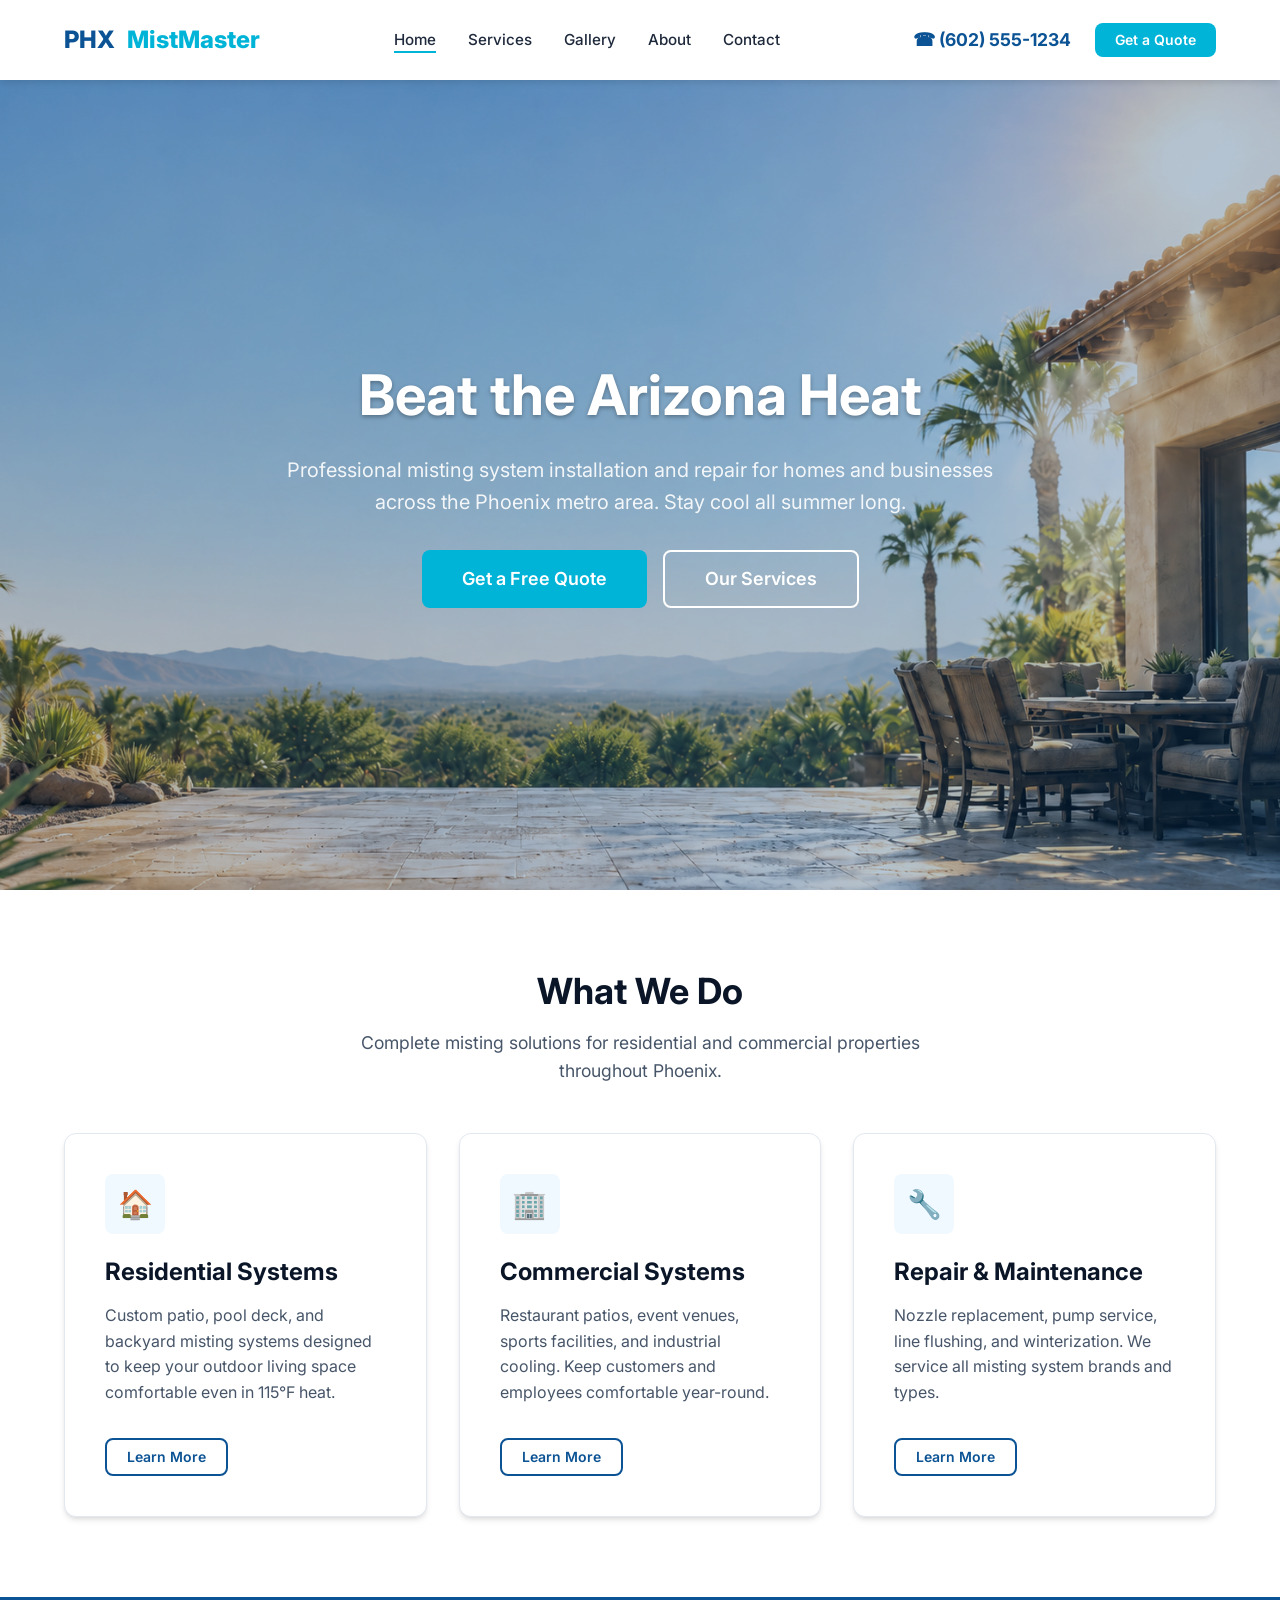
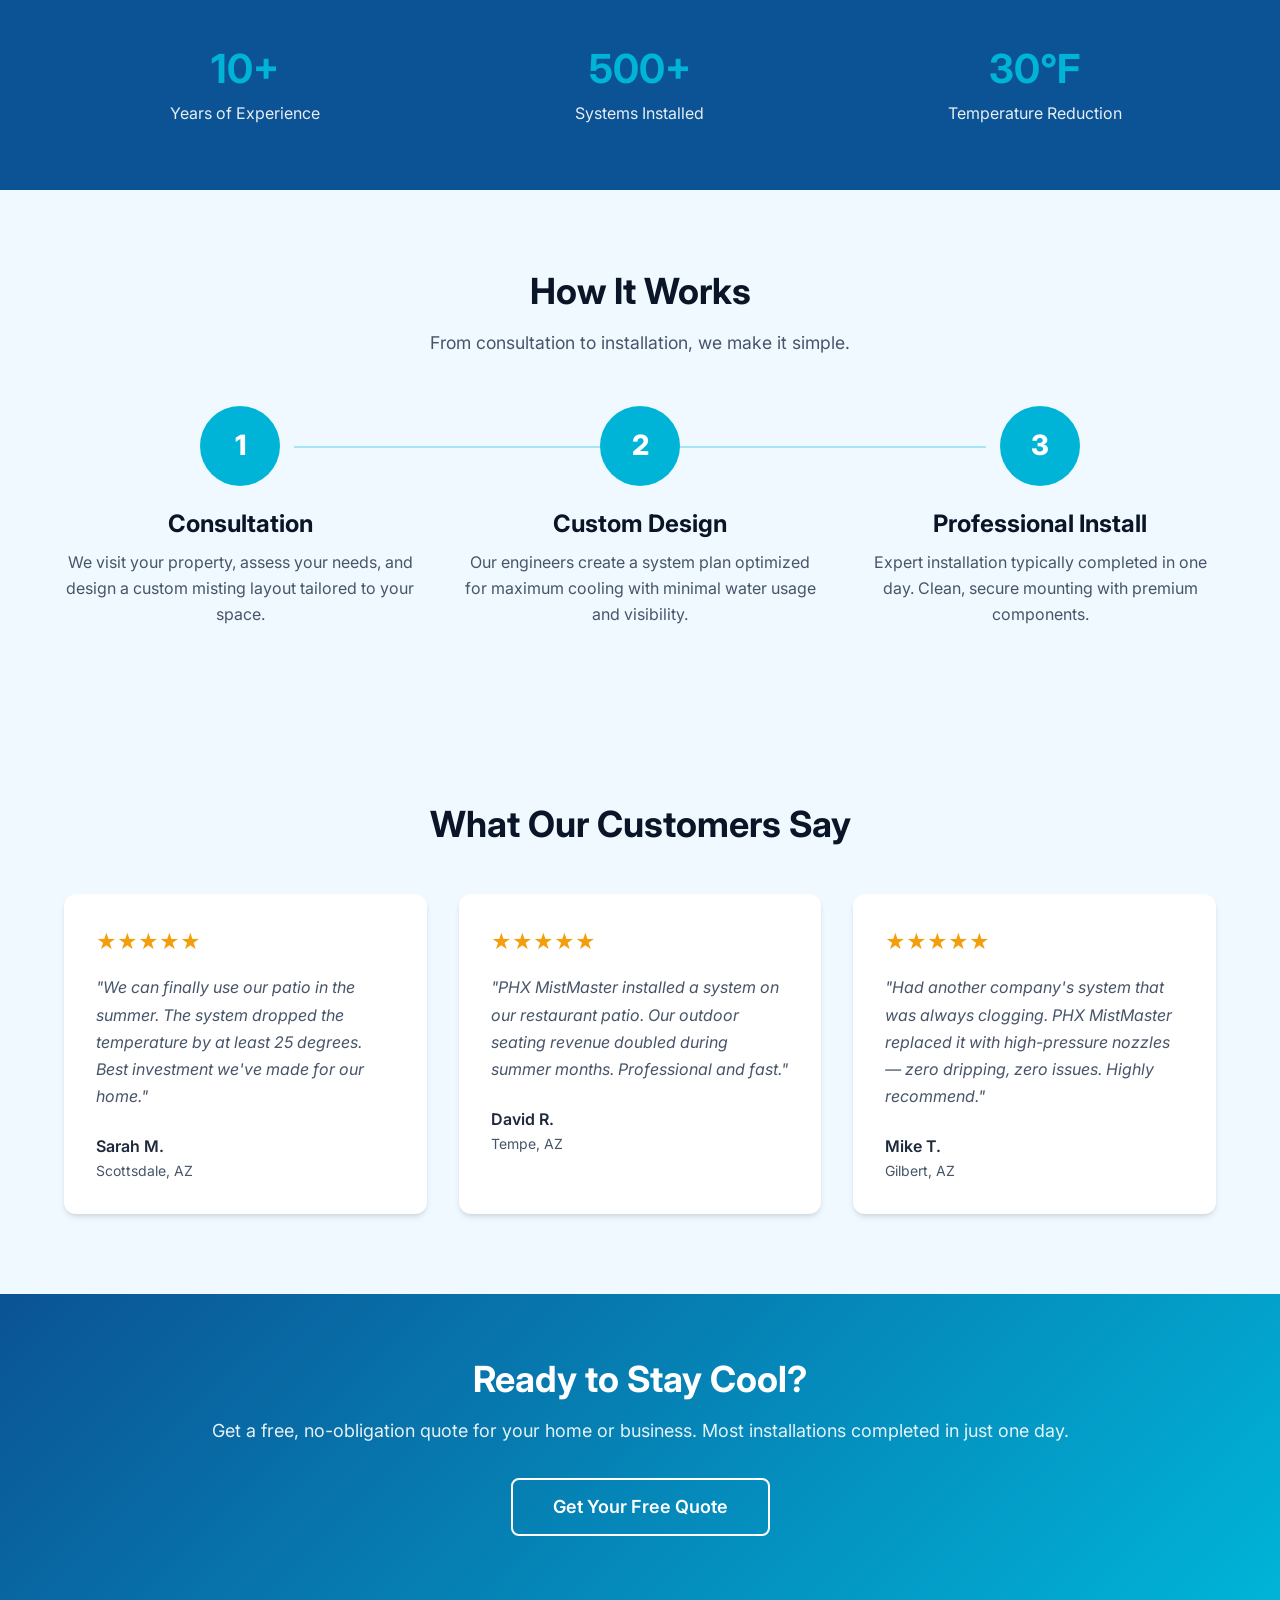
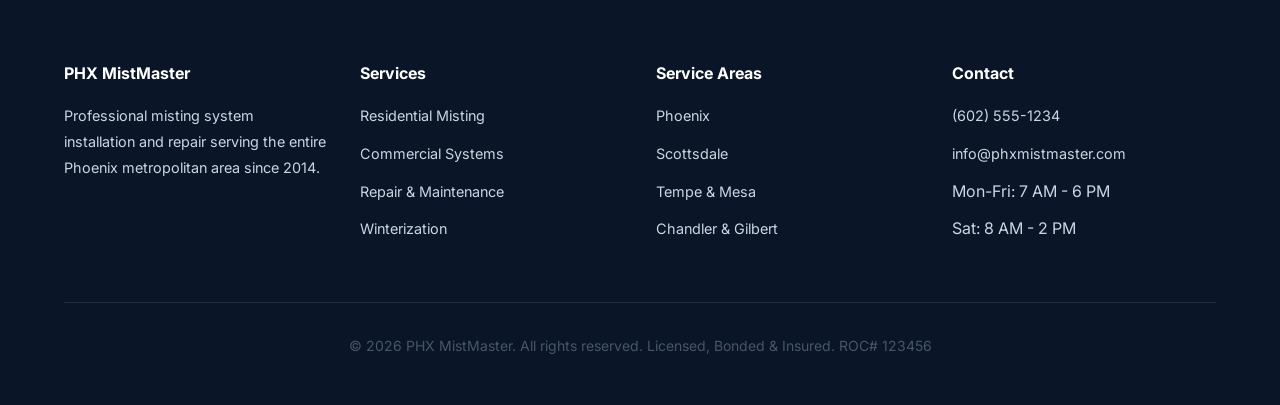
<file: index.html>
<!DOCTYPE html>
<html lang="en">
<head>
  <meta charset="UTF-8">
  <meta name="viewport" content="width=device-width, initial-scale=1.0">
  <meta name="description" content="PHX MistMaster — Professional misting system installation and repair in Phoenix, AZ. Beat the Arizona heat with custom high-pressure misting systems.">
  <title>PHX MistMaster | Phoenix Misting System Installation & Repair</title>
  <link rel="icon" type="image/svg+xml" href="images/favicon.svg">
  <meta property="og:title" content="PHX MistMaster | Phoenix Misting System Installation & Repair">
  <meta property="og:description" content="Professional misting system installation and repair in Phoenix, AZ. Beat the Arizona heat with custom high-pressure misting systems.">
  <meta property="og:type" content="website">
  <meta property="og:url" content="https://phxmistmaster.com/">
  <meta property="og:image" content="https://phxmistmaster.com/images/hero-bg-2.png">
  <meta name="twitter:card" content="summary_large_image">
  <meta name="twitter:title" content="PHX MistMaster | Phoenix Misting System Installation & Repair">
  <meta name="twitter:description" content="Professional misting system installation and repair in Phoenix, AZ.">
  <meta name="twitter:image" content="https://phxmistmaster.com/images/hero-bg-2.png">
  <link rel="preconnect" href="https://fonts.googleapis.com">
  <link rel="preconnect" href="https://fonts.gstatic.com" crossorigin>
  <link href="https://fonts.googleapis.com/css2?family=Inter:wght@400;500;600;700;800&display=swap" rel="stylesheet">
  <link rel="stylesheet" href="css/style.css">
  <link rel="stylesheet" href="css/components.css">
  <link rel="stylesheet" href="css/responsive.css">
</head>
<body>
  <a href="#main" class="skip-to-content">Skip to content</a>

  <!-- Header -->
  <header class="site-header">
    <div class="container">
      <a href="index.html" class="logo">PHX <span>MistMaster</span></a>
      <nav>
        <ul class="nav-links">
          <li><a href="index.html" class="active">Home</a></li>
          <li><a href="services.html">Services</a></li>
          <li><a href="gallery.html">Gallery</a></li>
          <li><a href="about.html">About</a></li>
          <li><a href="contact.html">Contact</a></li>
        </ul>
      </nav>
      <div class="header-cta">
        <a href="tel:+16025551234" class="header-phone">&#9742; (602) 555-1234</a>
        <a href="quote.html" class="btn btn-primary btn-sm">Get a Quote</a>
      </div>
      <button class="hamburger" aria-label="Toggle menu">
        <span></span><span></span><span></span>
      </button>
    </div>
  </header>

  <!-- Mobile Nav -->
  <nav class="mobile-nav">
    <a href="index.html">Home</a>
    <a href="services.html">Services</a>
    <a href="gallery.html">Gallery</a>
    <a href="booking.html">Book Consultation</a>
    <a href="quote.html">Get a Quote</a>
    <a href="about.html">About</a>
    <a href="contact.html">Contact</a>
    <a href="tel:+16025551234" class="header-phone">&#9742; (602) 555-1234</a>
  </nav>

  <!-- Hero -->
  <section id="main" class="hero">
    <div class="hero-bg" style="background-image: url('images/hero-bg-2.png');"></div>
    <div class="hero-content">
      <h1>Beat the Arizona Heat</h1>
      <p>Professional misting system installation and repair for homes and businesses across the Phoenix metro area. Stay cool all summer long.</p>
      <div class="hero-cta">
        <a href="quote.html" class="btn btn-primary btn-lg">Get a Free Quote</a>
        <a href="services.html" class="btn btn-secondary btn-lg">Our Services</a>
      </div>
    </div>
  </section>

  <!-- Services Overview -->
  <section id="services">
    <div class="container">
      <div class="section-header">
        <h2>What We Do</h2>
        <p>Complete misting solutions for residential and commercial properties throughout Phoenix.</p>
      </div>
      <div class="services-grid">
        <div class="service-card">
          <div class="icon">&#127968;</div>
          <h3>Residential Systems</h3>
          <p>Custom patio, pool deck, and backyard misting systems designed to keep your outdoor living space comfortable even in 115°F heat.</p>
          <a href="services.html" class="btn btn-outline btn-sm" style="margin-top:1rem;">Learn More</a>
        </div>
        <div class="service-card">
          <div class="icon">&#127970;</div>
          <h3>Commercial Systems</h3>
          <p>Restaurant patios, event venues, sports facilities, and industrial cooling. Keep customers and employees comfortable year-round.</p>
          <a href="services.html" class="btn btn-outline btn-sm" style="margin-top:1rem;">Learn More</a>
        </div>
        <div class="service-card">
          <div class="icon">&#128295;</div>
          <h3>Repair &amp; Maintenance</h3>
          <p>Nozzle replacement, pump service, line flushing, and winterization. We service all misting system brands and types.</p>
          <a href="services.html" class="btn btn-outline btn-sm" style="margin-top:1rem;">Learn More</a>
        </div>
      </div>
    </div>
  </section>

  <!-- Stats Bar -->
  <section class="stats-bar">
    <div class="container">
      <div class="stats-grid">
        <div class="stat-item">
          <h3>10+</h3>
          <p>Years of Experience</p>
        </div>
        <div class="stat-item">
          <h3>500+</h3>
          <p>Systems Installed</p>
        </div>
        <div class="stat-item">
          <h3>30°F</h3>
          <p>Temperature Reduction</p>
        </div>
      </div>
    </div>
  </section>

  <!-- How It Works -->
  <section style="background: var(--light-bg);">
    <div class="container">
      <div class="section-header">
        <h2>How It Works</h2>
        <p>From consultation to installation, we make it simple.</p>
      </div>
      <div class="process-grid">
        <div class="process-step">
          <div class="step-number">1</div>
          <h3>Consultation</h3>
          <p>We visit your property, assess your needs, and design a custom misting layout tailored to your space.</p>
        </div>
        <div class="process-step">
          <div class="step-number">2</div>
          <h3>Custom Design</h3>
          <p>Our engineers create a system plan optimized for maximum cooling with minimal water usage and visibility.</p>
        </div>
        <div class="process-step">
          <div class="step-number">3</div>
          <h3>Professional Install</h3>
          <p>Expert installation typically completed in one day. Clean, secure mounting with premium components.</p>
        </div>
      </div>
    </div>
  </section>

  <!-- Testimonials -->
  <section class="testimonials">
    <div class="container">
      <div class="section-header">
        <h2>What Our Customers Say</h2>
      </div>
      <div class="testimonial-grid">
        <div class="testimonial-card">
          <div class="stars">&#9733;&#9733;&#9733;&#9733;&#9733;</div>
          <blockquote>"We can finally use our patio in the summer. The system dropped the temperature by at least 25 degrees. Best investment we've made for our home."</blockquote>
          <div class="author">Sarah M.</div>
          <div class="location">Scottsdale, AZ</div>
        </div>
        <div class="testimonial-card">
          <div class="stars">&#9733;&#9733;&#9733;&#9733;&#9733;</div>
          <blockquote>"PHX MistMaster installed a system on our restaurant patio. Our outdoor seating revenue doubled during summer months. Professional and fast."</blockquote>
          <div class="author">David R.</div>
          <div class="location">Tempe, AZ</div>
        </div>
        <div class="testimonial-card">
          <div class="stars">&#9733;&#9733;&#9733;&#9733;&#9733;</div>
          <blockquote>"Had another company's system that was always clogging. PHX MistMaster replaced it with high-pressure nozzles — zero dripping, zero issues. Highly recommend."</blockquote>
          <div class="author">Mike T.</div>
          <div class="location">Gilbert, AZ</div>
        </div>
      </div>
    </div>
  </section>

  <!-- CTA Banner -->
  <section class="cta-banner">
    <div class="container">
      <h2>Ready to Stay Cool?</h2>
      <p>Get a free, no-obligation quote for your home or business. Most installations completed in just one day.</p>
      <a href="quote.html" class="btn btn-secondary btn-lg">Get Your Free Quote</a>
    </div>
  </section>

  <!-- Footer -->
  <footer class="site-footer">
    <div class="container">
      <div class="footer-grid">
        <div class="footer-col">
          <h4>PHX MistMaster</h4>
          <p>Professional misting system installation and repair serving the entire Phoenix metropolitan area since 2014.</p>
        </div>
        <div class="footer-col">
          <h4>Services</h4>
          <ul>
            <li><a href="services.html">Residential Misting</a></li>
            <li><a href="services.html">Commercial Systems</a></li>
            <li><a href="services.html">Repair &amp; Maintenance</a></li>
            <li><a href="services.html">Winterization</a></li>
          </ul>
        </div>
        <div class="footer-col">
          <h4>Service Areas</h4>
          <ul>
            <li><a href="contact.html">Phoenix</a></li>
            <li><a href="contact.html">Scottsdale</a></li>
            <li><a href="contact.html">Tempe &amp; Mesa</a></li>
            <li><a href="contact.html">Chandler &amp; Gilbert</a></li>
          </ul>
        </div>
        <div class="footer-col">
          <h4>Contact</h4>
          <ul>
            <li><a href="tel:+16025551234">(602) 555-1234</a></li>
            <li><a href="mailto:info@phxmistmaster.com">info@phxmistmaster.com</a></li>
            <li>Mon-Fri: 7 AM - 6 PM</li>
            <li>Sat: 8 AM - 2 PM</li>
          </ul>
        </div>
      </div>
      <div class="footer-bottom">
        <p>&copy; 2026 PHX MistMaster. All rights reserved. Licensed, Bonded &amp; Insured. ROC# 123456</p>
      </div>
    </div>
  </footer>

  <script src="js/main.js"></script>
</body>
</html>
</file>
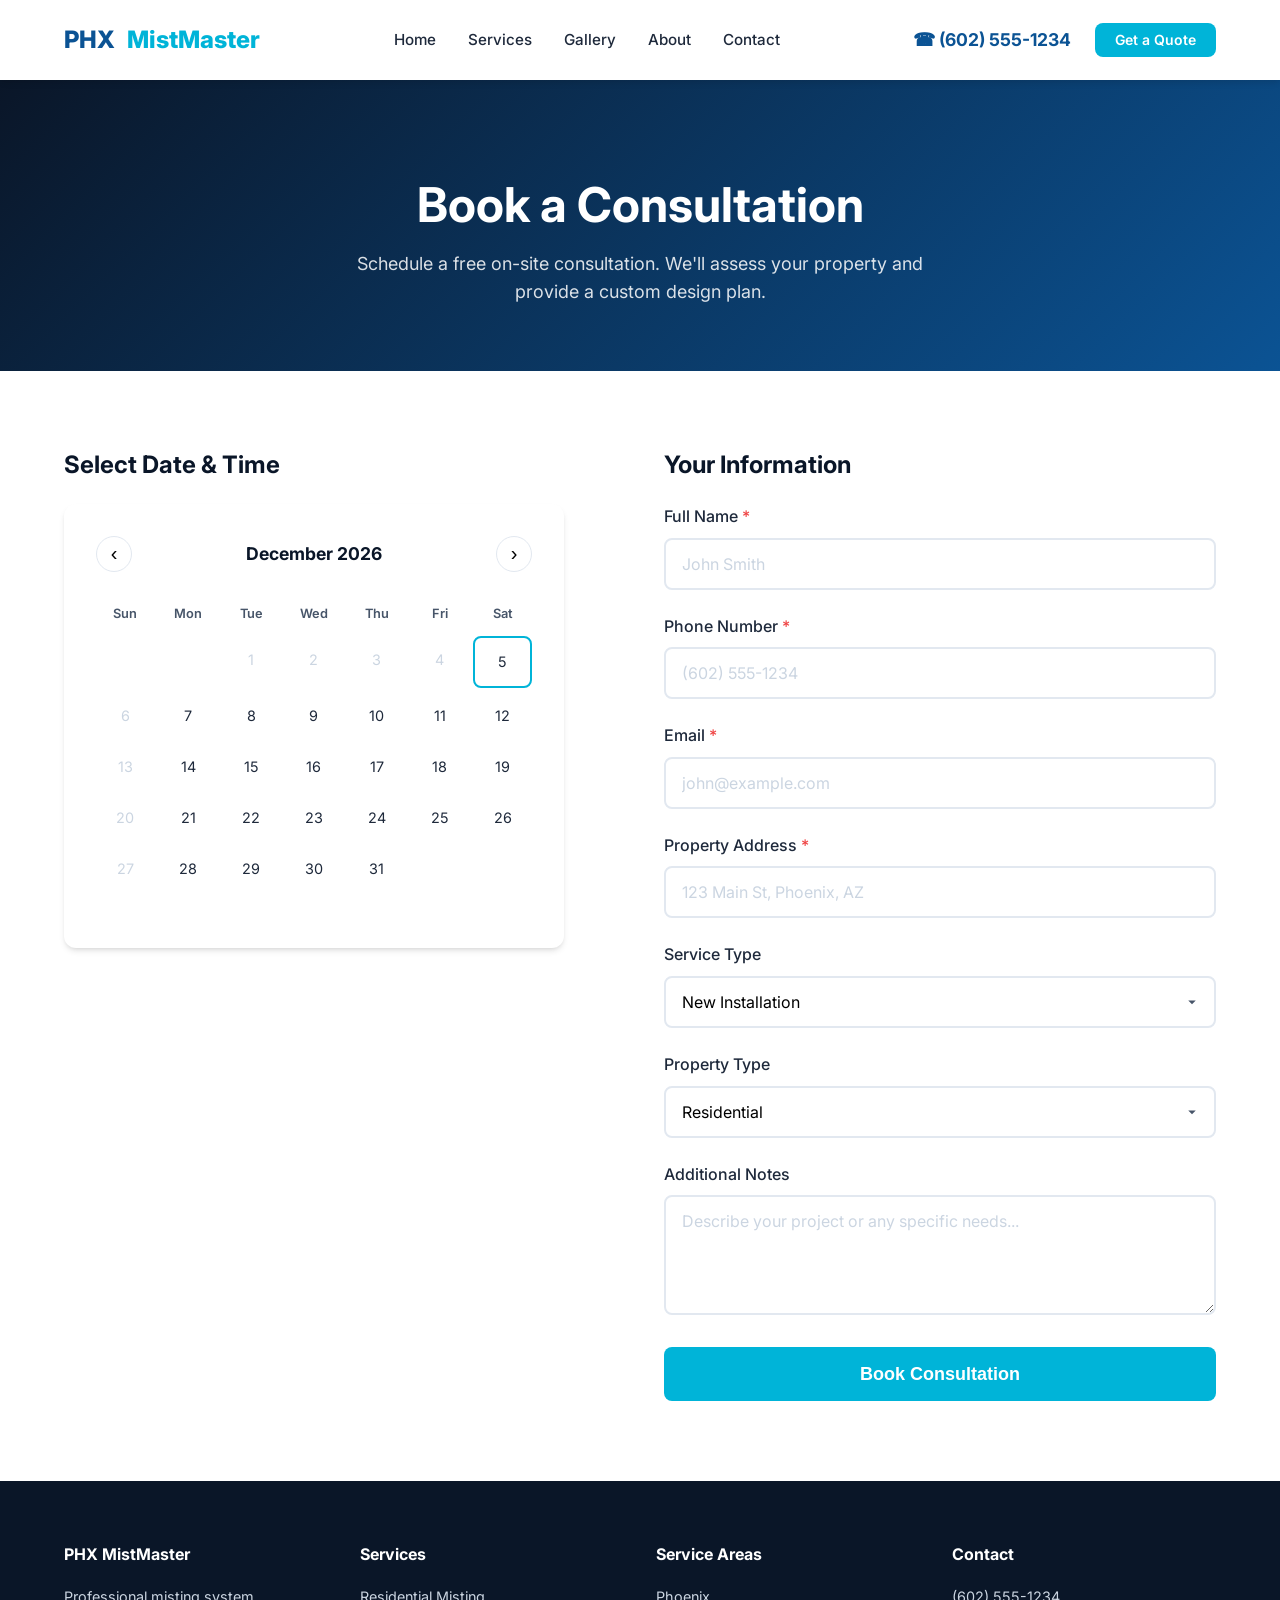
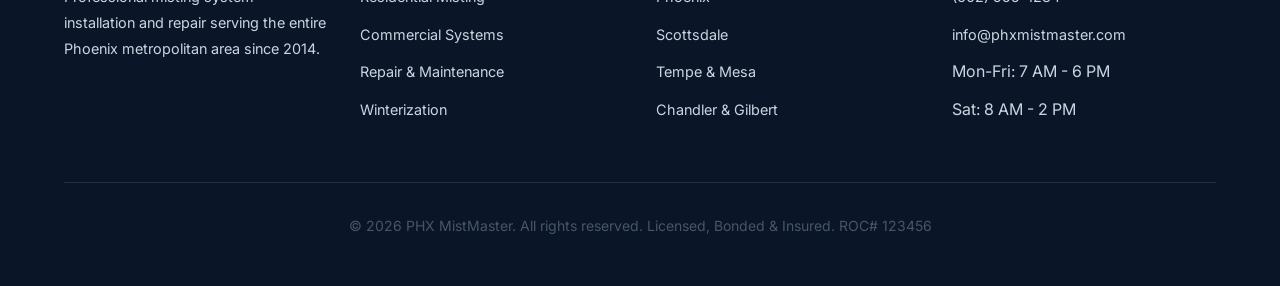
<file: booking.html>
<!DOCTYPE html>
<html lang="en">
<head>
  <meta charset="UTF-8">
  <meta name="viewport" content="width=device-width, initial-scale=1.0">
  <meta name="description" content="Book a free misting system consultation with PHX MistMaster. Choose your preferred date and time online.">
  <title>Book a Consultation | PHX MistMaster</title>
  <link rel="icon" type="image/svg+xml" href="images/favicon.svg">
  <meta property="og:title" content="Book a Consultation | PHX MistMaster">
  <meta property="og:description" content="Schedule a free on-site misting system consultation. Choose your preferred date and time online.">
  <meta property="og:type" content="website">
  <meta property="og:url" content="https://phxmistmaster.com/booking">
  <meta property="og:image" content="https://phxmistmaster.com/images/hero-bg-2.png">
  <meta name="twitter:card" content="summary_large_image">
  <link rel="preconnect" href="https://fonts.googleapis.com">
  <link rel="preconnect" href="https://fonts.gstatic.com" crossorigin>
  <link href="https://fonts.googleapis.com/css2?family=Inter:wght@400;500;600;700;800&display=swap" rel="stylesheet">
  <link rel="stylesheet" href="css/style.css">
  <link rel="stylesheet" href="css/components.css">
  <link rel="stylesheet" href="css/responsive.css">
</head>
<body>
  <a href="#main" class="skip-to-content">Skip to content</a>

  <!-- Header -->
  <header class="site-header">
    <div class="container">
      <a href="index.html" class="logo">PHX <span>MistMaster</span></a>
      <nav>
        <ul class="nav-links">
          <li><a href="index.html">Home</a></li>
          <li><a href="services.html">Services</a></li>
          <li><a href="gallery.html">Gallery</a></li>
          <li><a href="about.html">About</a></li>
          <li><a href="contact.html">Contact</a></li>
        </ul>
      </nav>
      <div class="header-cta">
        <a href="tel:+16025551234" class="header-phone">&#9742; (602) 555-1234</a>
        <a href="quote.html" class="btn btn-primary btn-sm">Get a Quote</a>
      </div>
      <button class="hamburger" aria-label="Toggle menu">
        <span></span><span></span><span></span>
      </button>
    </div>
  </header>

  <nav class="mobile-nav">
    <a href="index.html">Home</a>
    <a href="services.html">Services</a>
    <a href="gallery.html">Gallery</a>
    <a href="booking.html">Book Consultation</a>
    <a href="quote.html">Get a Quote</a>
    <a href="about.html">About</a>
    <a href="contact.html">Contact</a>
  </nav>

  <!-- Page Hero -->
  <section id="main" class="page-hero">
    <div class="container">
      <h1>Book a Consultation</h1>
      <p>Schedule a free on-site consultation. We'll assess your property and provide a custom design plan.</p>
    </div>
  </section>

  <!-- Booking Form -->
  <section>
    <div class="container">
      <form class="booking-form" action="https://formspree.io/f/your-form-id" method="POST">
        <div class="booking-layout">
          <!-- Calendar Side -->
          <div>
            <h3 style="margin-bottom:1.5rem;">Select Date &amp; Time</h3>
            <div class="calendar-widget">
              <div class="calendar-header">
                <div class="calendar-nav">
                  <button type="button" class="cal-prev" aria-label="Previous month">&lsaquo;</button>
                </div>
                <h3 class="calendar-month"></h3>
                <div class="calendar-nav">
                  <button type="button" class="cal-next" aria-label="Next month">&rsaquo;</button>
                </div>
              </div>
              <div class="calendar-grid"></div>
              <div class="time-slots"></div>
            </div>
            <input type="hidden" name="preferred_date" value="">
            <input type="hidden" name="preferred_time" value="">
          </div>

          <!-- Form Side -->
          <div>
            <h3 style="margin-bottom:1.5rem;">Your Information</h3>
            <div class="form-group">
              <label for="booking-name">Full Name <span class="required">*</span></label>
              <input type="text" id="booking-name" name="name" class="form-control" placeholder="John Smith" required>
              <div class="form-error">Please enter your name</div>
            </div>
            <div class="form-group">
              <label for="booking-phone">Phone Number <span class="required">*</span></label>
              <input type="tel" id="booking-phone" name="phone" class="form-control" placeholder="(602) 555-1234" required>
              <div class="form-error">Please enter a valid phone number</div>
            </div>
            <div class="form-group">
              <label for="booking-email">Email <span class="required">*</span></label>
              <input type="email" id="booking-email" name="email" class="form-control" placeholder="john@example.com" required>
              <div class="form-error">Please enter a valid email address</div>
            </div>
            <div class="form-group">
              <label for="booking-address">Property Address <span class="required">*</span></label>
              <input type="text" id="booking-address" name="address" class="form-control" placeholder="123 Main St, Phoenix, AZ" required>
              <div class="form-error">Please enter your address</div>
            </div>
            <div class="form-group">
              <label for="booking-service">Service Type</label>
              <select id="booking-service" name="service_type" class="form-control">
                <option value="new-install">New Installation</option>
                <option value="repair">Repair / Maintenance</option>
                <option value="upgrade">System Upgrade</option>
                <option value="consultation">General Consultation</option>
              </select>
            </div>
            <div class="form-group">
              <label for="booking-property">Property Type</label>
              <select id="booking-property" name="property_type" class="form-control">
                <option value="residential">Residential</option>
                <option value="commercial">Commercial</option>
              </select>
            </div>
            <div class="form-group">
              <label for="booking-notes">Additional Notes</label>
              <textarea id="booking-notes" name="notes" class="form-control" placeholder="Describe your project or any specific needs..."></textarea>
            </div>
            <button type="submit" class="btn btn-primary btn-lg" style="width:100%;">Book Consultation</button>
          </div>
        </div>

        <!-- Success Message -->
        <div class="success-message" style="display:none;">
          <div class="checkmark">&#10003;</div>
          <h2>Consultation Booked!</h2>
          <p>We'll confirm your appointment within 2 hours via phone or email. If you need to reschedule, call us at (602) 555-1234.</p>
          <a href="index.html" class="btn btn-primary" style="margin-top:1.5rem;">Back to Home</a>
        </div>
      </form>
    </div>
  </section>

  <!-- Footer -->
  <footer class="site-footer">
    <div class="container">
      <div class="footer-grid">
        <div class="footer-col">
          <h4>PHX MistMaster</h4>
          <p>Professional misting system installation and repair serving the entire Phoenix metropolitan area since 2014.</p>
        </div>
        <div class="footer-col">
          <h4>Services</h4>
          <ul>
            <li><a href="services.html">Residential Misting</a></li>
            <li><a href="services.html">Commercial Systems</a></li>
            <li><a href="services.html">Repair &amp; Maintenance</a></li>
            <li><a href="services.html">Winterization</a></li>
          </ul>
        </div>
        <div class="footer-col">
          <h4>Service Areas</h4>
          <ul>
            <li><a href="contact.html">Phoenix</a></li>
            <li><a href="contact.html">Scottsdale</a></li>
            <li><a href="contact.html">Tempe &amp; Mesa</a></li>
            <li><a href="contact.html">Chandler &amp; Gilbert</a></li>
          </ul>
        </div>
        <div class="footer-col">
          <h4>Contact</h4>
          <ul>
            <li><a href="tel:+16025551234">(602) 555-1234</a></li>
            <li><a href="mailto:info@phxmistmaster.com">info@phxmistmaster.com</a></li>
            <li>Mon-Fri: 7 AM - 6 PM</li>
            <li>Sat: 8 AM - 2 PM</li>
          </ul>
        </div>
      </div>
      <div class="footer-bottom">
        <p>&copy; 2026 PHX MistMaster. All rights reserved. Licensed, Bonded &amp; Insured. ROC# 123456</p>
      </div>
    </div>
  </footer>

  <script src="js/main.js"></script>
  <script src="js/booking.js"></script>
  <script src="js/form.js"></script>
</body>
</html>
</file>
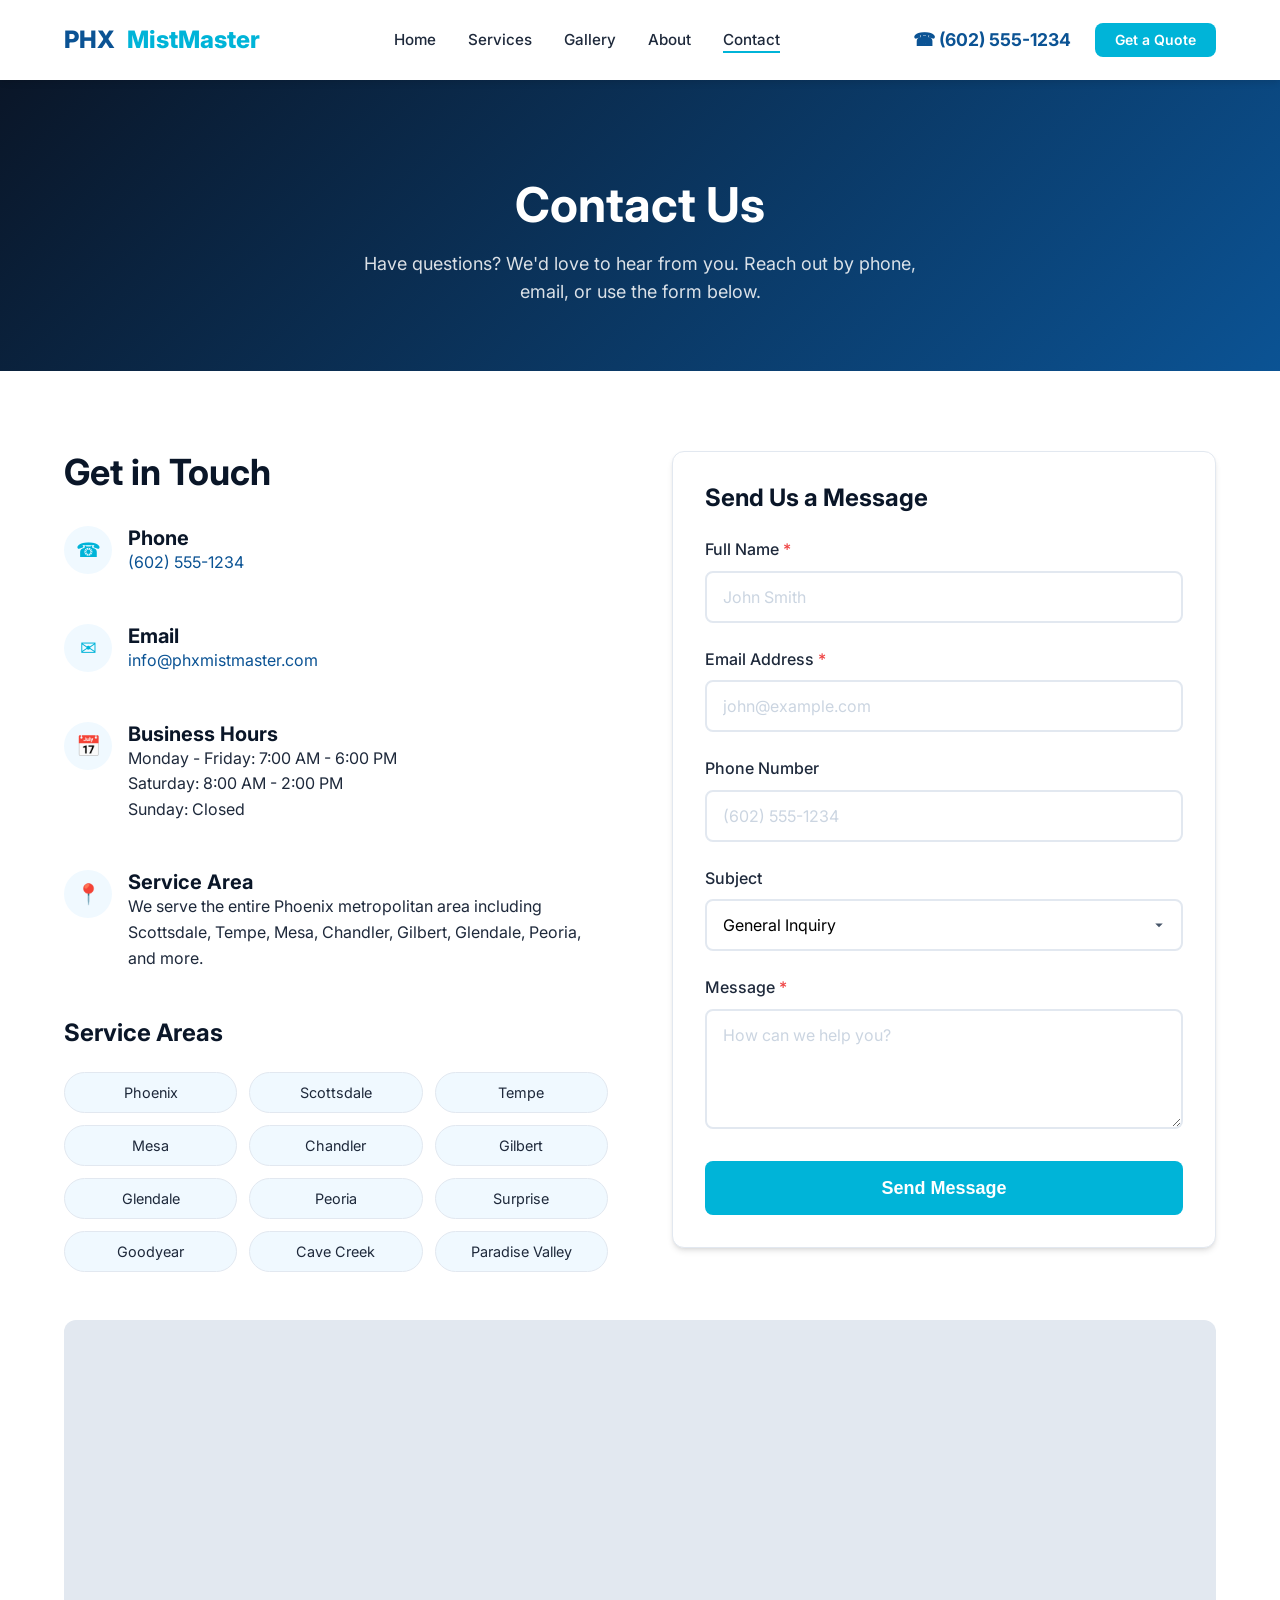
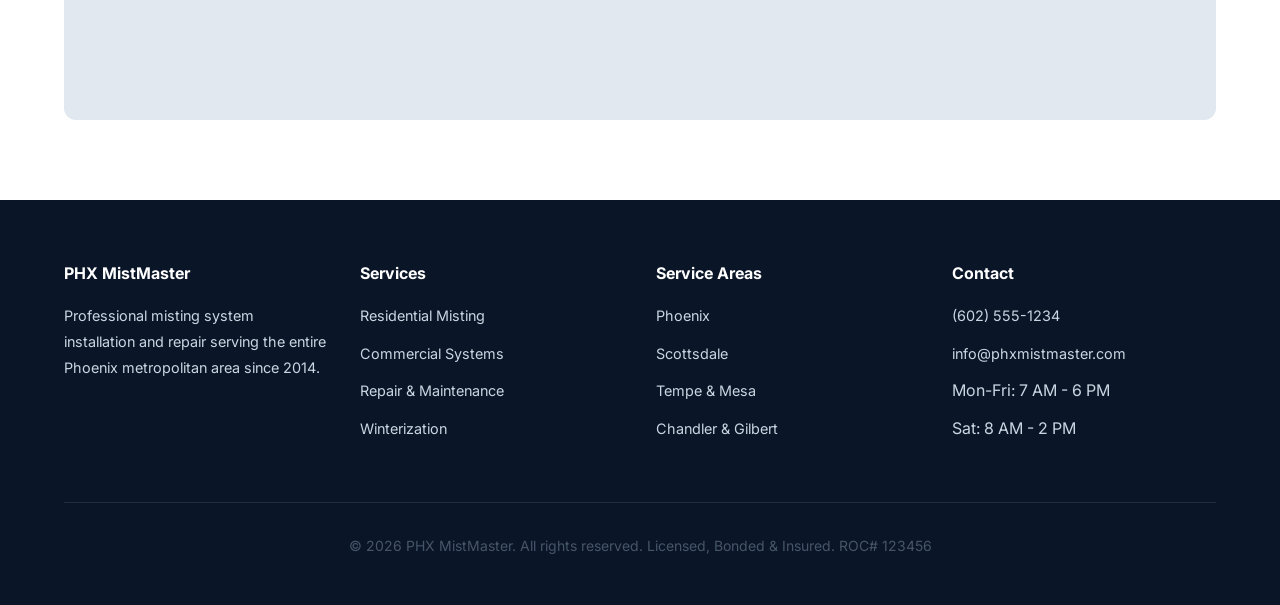
<file: contact.html>
<!DOCTYPE html>
<html lang="en">
<head>
  <meta charset="UTF-8">
  <meta name="viewport" content="width=device-width, initial-scale=1.0">
  <meta name="description" content="Contact PHX MistMaster for misting system installation and repair in Phoenix. Call, email, or fill out our contact form.">
  <title>Contact Us | PHX MistMaster</title>
  <link rel="icon" type="image/svg+xml" href="images/favicon.svg">
  <meta property="og:title" content="Contact Us | PHX MistMaster">
  <meta property="og:description" content="Contact PHX MistMaster for misting system installation and repair in Phoenix.">
  <meta property="og:type" content="website">
  <meta property="og:url" content="https://phxmistmaster.com/contact">
  <meta property="og:image" content="https://phxmistmaster.com/images/hero-bg-2.png">
  <meta name="twitter:card" content="summary_large_image">
  <link rel="preconnect" href="https://fonts.googleapis.com">
  <link rel="preconnect" href="https://fonts.gstatic.com" crossorigin>
  <link href="https://fonts.googleapis.com/css2?family=Inter:wght@400;500;600;700;800&display=swap" rel="stylesheet">
  <link rel="stylesheet" href="css/style.css">
  <link rel="stylesheet" href="css/components.css">
  <link rel="stylesheet" href="css/responsive.css">
</head>
<body>
  <a href="#main" class="skip-to-content">Skip to content</a>

  <!-- Header -->
  <header class="site-header">
    <div class="container">
      <a href="index.html" class="logo">PHX <span>MistMaster</span></a>
      <nav>
        <ul class="nav-links">
          <li><a href="index.html">Home</a></li>
          <li><a href="services.html">Services</a></li>
          <li><a href="gallery.html">Gallery</a></li>
          <li><a href="about.html">About</a></li>
          <li><a href="contact.html" class="active">Contact</a></li>
        </ul>
      </nav>
      <div class="header-cta">
        <a href="tel:+16025551234" class="header-phone">&#9742; (602) 555-1234</a>
        <a href="quote.html" class="btn btn-primary btn-sm">Get a Quote</a>
      </div>
      <button class="hamburger" aria-label="Toggle menu">
        <span></span><span></span><span></span>
      </button>
    </div>
  </header>

  <nav class="mobile-nav">
    <a href="index.html">Home</a>
    <a href="services.html">Services</a>
    <a href="gallery.html">Gallery</a>
    <a href="booking.html">Book Consultation</a>
    <a href="quote.html">Get a Quote</a>
    <a href="about.html">About</a>
    <a href="contact.html">Contact</a>
  </nav>

  <!-- Page Hero -->
  <section id="main" class="page-hero">
    <div class="container">
      <h1>Contact Us</h1>
      <p>Have questions? We'd love to hear from you. Reach out by phone, email, or use the form below.</p>
    </div>
  </section>

  <!-- Contact Section -->
  <section>
    <div class="container">
      <div class="contact-grid">
        <!-- Contact Info -->
        <div>
          <h2 style="margin-bottom:2rem;">Get in Touch</h2>

          <div class="contact-info-item">
            <div class="icon-circle">&#9742;</div>
            <div>
              <h4>Phone</h4>
              <p><a href="tel:+16025551234">(602) 555-1234</a></p>
            </div>
          </div>

          <div class="contact-info-item">
            <div class="icon-circle">&#9993;</div>
            <div>
              <h4>Email</h4>
              <p><a href="mailto:info@phxmistmaster.com">info@phxmistmaster.com</a></p>
            </div>
          </div>

          <div class="contact-info-item">
            <div class="icon-circle">&#128197;</div>
            <div>
              <h4>Business Hours</h4>
              <p>Monday - Friday: 7:00 AM - 6:00 PM<br>Saturday: 8:00 AM - 2:00 PM<br>Sunday: Closed</p>
            </div>
          </div>

          <div class="contact-info-item">
            <div class="icon-circle">&#128205;</div>
            <div>
              <h4>Service Area</h4>
              <p>We serve the entire Phoenix metropolitan area including Scottsdale, Tempe, Mesa, Chandler, Gilbert, Glendale, Peoria, and more.</p>
            </div>
          </div>

          <h3 style="margin-top:2rem; margin-bottom:1rem;">Service Areas</h3>
          <div class="service-areas">
            <div class="area-tag">Phoenix</div>
            <div class="area-tag">Scottsdale</div>
            <div class="area-tag">Tempe</div>
            <div class="area-tag">Mesa</div>
            <div class="area-tag">Chandler</div>
            <div class="area-tag">Gilbert</div>
            <div class="area-tag">Glendale</div>
            <div class="area-tag">Peoria</div>
            <div class="area-tag">Surprise</div>
            <div class="area-tag">Goodyear</div>
            <div class="area-tag">Cave Creek</div>
            <div class="area-tag">Paradise Valley</div>
          </div>
        </div>

        <!-- Contact Form -->
        <div>
          <form class="contact-form card" action="https://formspree.io/f/your-form-id" method="POST">
            <h3 style="margin-bottom:1.5rem;">Send Us a Message</h3>

            <div class="form-group">
              <label for="contact-name">Full Name <span class="required">*</span></label>
              <input type="text" id="contact-name" name="name" class="form-control" placeholder="John Smith" required>
              <div class="form-error">Please enter your name</div>
            </div>

            <div class="form-group">
              <label for="contact-email">Email Address <span class="required">*</span></label>
              <input type="email" id="contact-email" name="email" class="form-control" placeholder="john@example.com" required>
              <div class="form-error">Please enter a valid email</div>
            </div>

            <div class="form-group">
              <label for="contact-phone">Phone Number</label>
              <input type="tel" id="contact-phone" name="phone" class="form-control" placeholder="(602) 555-1234">
            </div>

            <div class="form-group">
              <label for="contact-subject">Subject</label>
              <select id="contact-subject" name="subject" class="form-control">
                <option value="general">General Inquiry</option>
                <option value="quote">Request a Quote</option>
                <option value="service">Schedule Service</option>
                <option value="warranty">Warranty Question</option>
                <option value="other">Other</option>
              </select>
            </div>

            <div class="form-group">
              <label for="contact-message">Message <span class="required">*</span></label>
              <textarea id="contact-message" name="message" class="form-control" placeholder="How can we help you?" required></textarea>
              <div class="form-error">Please enter a message</div>
            </div>

            <button type="submit" class="btn btn-primary btn-lg" style="width:100%;">Send Message</button>
          </form>
        </div>
      </div>

      <!-- Map -->
      <div class="map-embed">
        <iframe src="https://www.google.com/maps/embed?pb=!1m18!1m12!1m3!1d425345.5843691715!2d-112.40574899999999!3d33.60561285!2m3!1f0!2f0!3f0!3m2!1i1024!2i768!4f13.1!3m3!1m2!1s0x872b12ed50a179cb%3A0x8c69c7f8354a1bac!2sPhoenix%2C%20AZ!5e0!3m2!1sen!2sus!4v1700000000000!5m2!1sen!2sus" allowfullscreen="" loading="lazy" referrerpolicy="no-referrer-when-downgrade"></iframe>
      </div>
    </div>
  </section>

  <!-- Footer -->
  <footer class="site-footer">
    <div class="container">
      <div class="footer-grid">
        <div class="footer-col">
          <h4>PHX MistMaster</h4>
          <p>Professional misting system installation and repair serving the entire Phoenix metropolitan area since 2014.</p>
        </div>
        <div class="footer-col">
          <h4>Services</h4>
          <ul>
            <li><a href="services.html">Residential Misting</a></li>
            <li><a href="services.html">Commercial Systems</a></li>
            <li><a href="services.html">Repair &amp; Maintenance</a></li>
            <li><a href="services.html">Winterization</a></li>
          </ul>
        </div>
        <div class="footer-col">
          <h4>Service Areas</h4>
          <ul>
            <li><a href="contact.html">Phoenix</a></li>
            <li><a href="contact.html">Scottsdale</a></li>
            <li><a href="contact.html">Tempe &amp; Mesa</a></li>
            <li><a href="contact.html">Chandler &amp; Gilbert</a></li>
          </ul>
        </div>
        <div class="footer-col">
          <h4>Contact</h4>
          <ul>
            <li><a href="tel:+16025551234">(602) 555-1234</a></li>
            <li><a href="mailto:info@phxmistmaster.com">info@phxmistmaster.com</a></li>
            <li>Mon-Fri: 7 AM - 6 PM</li>
            <li>Sat: 8 AM - 2 PM</li>
          </ul>
        </div>
      </div>
      <div class="footer-bottom">
        <p>&copy; 2026 PHX MistMaster. All rights reserved. Licensed, Bonded &amp; Insured. ROC# 123456</p>
      </div>
    </div>
  </footer>

  <script src="js/main.js"></script>
  <script src="js/form.js"></script>
</body>
</html>
</file>
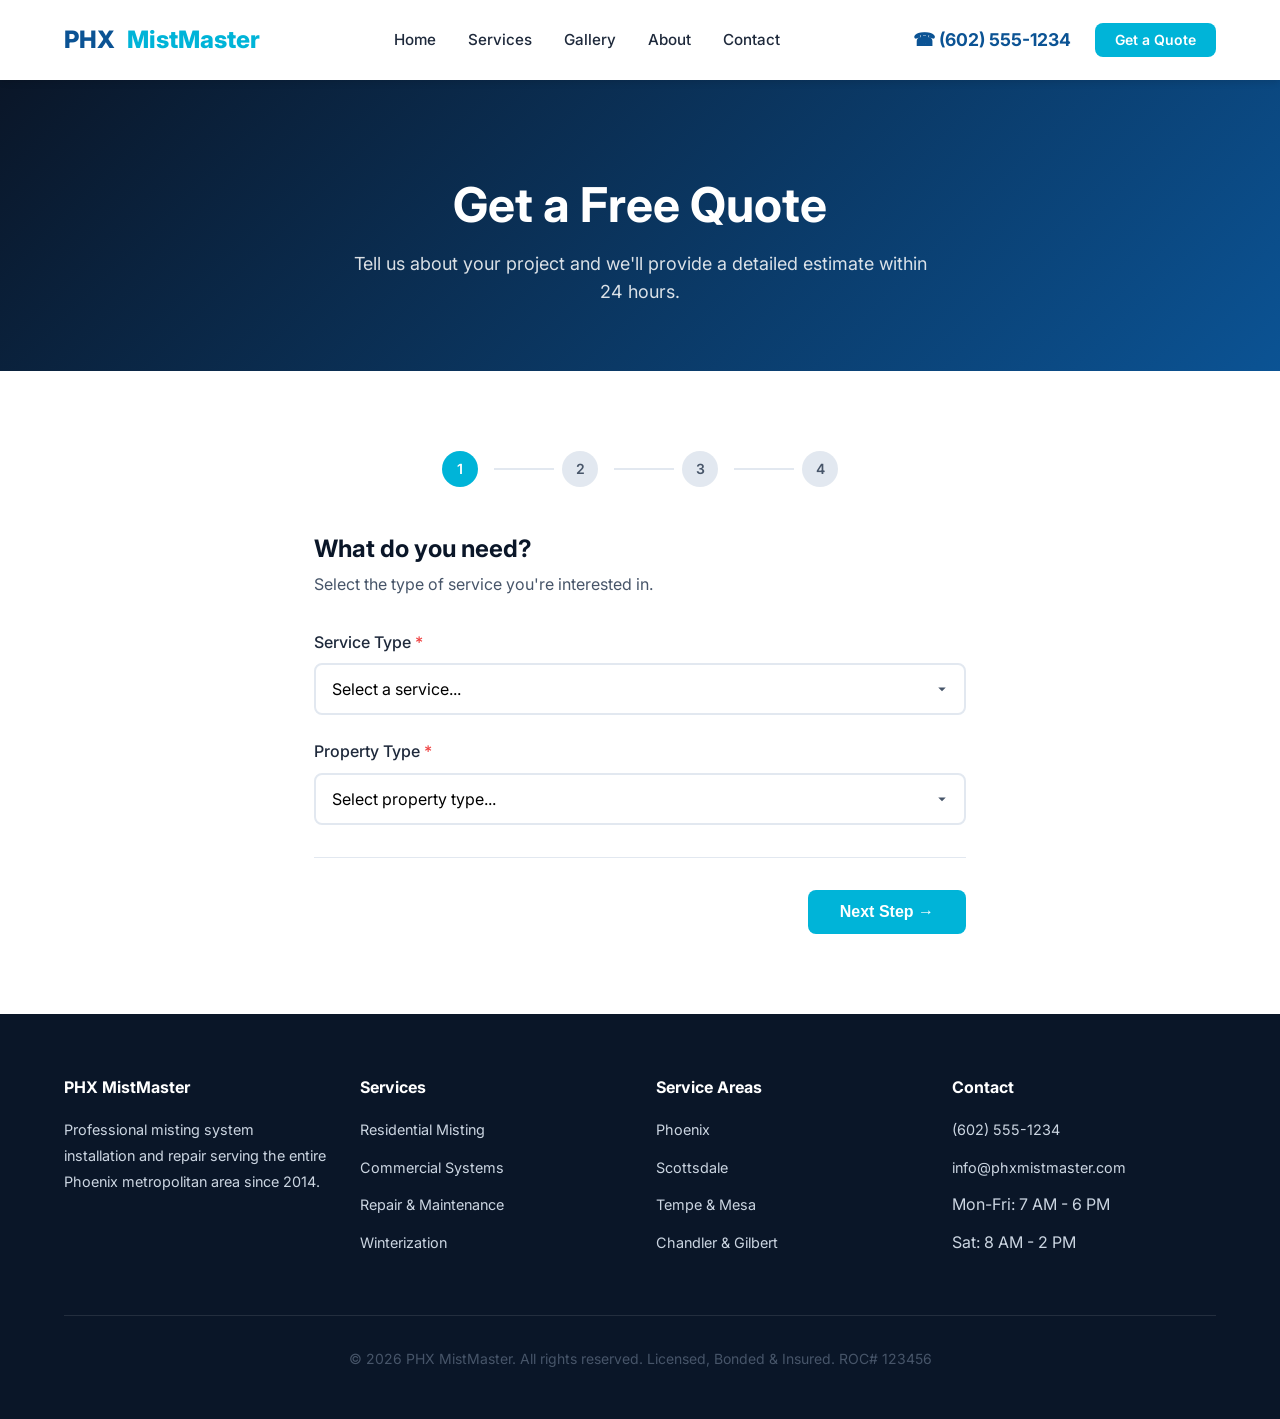
<file: quote.html>
<!DOCTYPE html>
<html lang="en">
<head>
  <meta charset="UTF-8">
  <meta name="viewport" content="width=device-width, initial-scale=1.0">
  <meta name="description" content="Get a free misting system quote from PHX MistMaster. Quick 4-step form for residential or commercial projects in Phoenix.">
  <title>Get a Free Quote | PHX MistMaster</title>
  <link rel="icon" type="image/svg+xml" href="images/favicon.svg">
  <meta property="og:title" content="Get a Free Quote | PHX MistMaster">
  <meta property="og:description" content="Quick 4-step form for residential or commercial misting system projects in Phoenix.">
  <meta property="og:type" content="website">
  <meta property="og:url" content="https://phxmistmaster.com/quote">
  <meta property="og:image" content="https://phxmistmaster.com/images/hero-bg-2.png">
  <meta name="twitter:card" content="summary_large_image">
  <link rel="preconnect" href="https://fonts.googleapis.com">
  <link rel="preconnect" href="https://fonts.gstatic.com" crossorigin>
  <link href="https://fonts.googleapis.com/css2?family=Inter:wght@400;500;600;700;800&display=swap" rel="stylesheet">
  <link rel="stylesheet" href="css/style.css">
  <link rel="stylesheet" href="css/components.css">
  <link rel="stylesheet" href="css/responsive.css">
</head>
<body>
  <a href="#main" class="skip-to-content">Skip to content</a>

  <!-- Header -->
  <header class="site-header">
    <div class="container">
      <a href="index.html" class="logo">PHX <span>MistMaster</span></a>
      <nav>
        <ul class="nav-links">
          <li><a href="index.html">Home</a></li>
          <li><a href="services.html">Services</a></li>
          <li><a href="gallery.html">Gallery</a></li>
          <li><a href="about.html">About</a></li>
          <li><a href="contact.html">Contact</a></li>
        </ul>
      </nav>
      <div class="header-cta">
        <a href="tel:+16025551234" class="header-phone">&#9742; (602) 555-1234</a>
        <a href="quote.html" class="btn btn-primary btn-sm">Get a Quote</a>
      </div>
      <button class="hamburger" aria-label="Toggle menu">
        <span></span><span></span><span></span>
      </button>
    </div>
  </header>

  <nav class="mobile-nav">
    <a href="index.html">Home</a>
    <a href="services.html">Services</a>
    <a href="gallery.html">Gallery</a>
    <a href="booking.html">Book Consultation</a>
    <a href="quote.html">Get a Quote</a>
    <a href="about.html">About</a>
    <a href="contact.html">Contact</a>
  </nav>

  <!-- Page Hero -->
  <section id="main" class="page-hero">
    <div class="container">
      <h1>Get a Free Quote</h1>
      <p>Tell us about your project and we'll provide a detailed estimate within 24 hours.</p>
    </div>
  </section>

  <!-- Quote Form -->
  <section>
    <div class="container" style="max-width:700px;">
      <!-- Step Indicators -->
      <div class="form-steps">
        <div class="form-step-indicator active">
          <span class="step-dot">1</span>
          <span class="step-line"></span>
        </div>
        <div class="form-step-indicator">
          <span class="step-dot">2</span>
          <span class="step-line"></span>
        </div>
        <div class="form-step-indicator">
          <span class="step-dot">3</span>
          <span class="step-line"></span>
        </div>
        <div class="form-step-indicator">
          <span class="step-dot">4</span>
        </div>
      </div>

      <form class="multi-step-form" action="https://formspree.io/f/your-form-id" method="POST">
        <!-- Step 1: Service Type -->
        <div class="form-panel active">
          <h3 style="margin-bottom:0.5rem;">What do you need?</h3>
          <p style="color:var(--gray-600); margin-bottom:2rem;">Select the type of service you're interested in.</p>

          <div class="form-group">
            <label for="quote-service">Service Type <span class="required">*</span></label>
            <select id="quote-service" name="service_type" class="form-control" required>
              <option value="">Select a service...</option>
              <option value="new-installation">New Misting System Installation</option>
              <option value="repair">Repair Existing System</option>
              <option value="maintenance">Maintenance / Tune-up</option>
              <option value="upgrade">Upgrade Existing System</option>
            </select>
            <div class="form-error">Please select a service type</div>
          </div>

          <div class="form-group">
            <label for="quote-property">Property Type <span class="required">*</span></label>
            <select id="quote-property" name="property_type" class="form-control" required>
              <option value="">Select property type...</option>
              <option value="residential">Residential</option>
              <option value="commercial">Commercial</option>
            </select>
            <div class="form-error">Please select a property type</div>
          </div>

          <div class="form-nav">
            <div></div>
            <button type="button" class="btn btn-primary btn-next">Next Step &rarr;</button>
          </div>
        </div>

        <!-- Step 2: Property Details -->
        <div class="form-panel">
          <h3 style="margin-bottom:0.5rem;">Property Details</h3>
          <p style="color:var(--gray-600); margin-bottom:2rem;">Help us understand the scope of your project.</p>

          <div class="form-group">
            <label for="quote-area">Area to be covered (approx. sq ft) <span class="required">*</span></label>
            <input type="text" id="quote-area" name="area_sqft" class="form-control" placeholder="e.g., 400 sq ft" required>
            <div class="form-error">Please enter the approximate area</div>
          </div>

          <div class="form-group">
            <label for="quote-structure">Structure Type <span class="required">*</span></label>
            <select id="quote-structure" name="structure_type" class="form-control" required>
              <option value="">Select structure...</option>
              <option value="covered-patio">Covered Patio</option>
              <option value="open-patio">Open Patio / Deck</option>
              <option value="pergola">Pergola / Gazebo</option>
              <option value="pool-area">Pool / Spa Area</option>
              <option value="restaurant-patio">Restaurant Patio</option>
              <option value="warehouse">Warehouse / Loading Dock</option>
              <option value="sports-facility">Sports Facility</option>
              <option value="other">Other</option>
            </select>
            <div class="form-error">Please select a structure type</div>
          </div>

          <div class="form-group">
            <label for="quote-existing">Do you have an existing misting system?</label>
            <select id="quote-existing" name="existing_system" class="form-control">
              <option value="no">No</option>
              <option value="yes-working">Yes — it works but needs upgrade</option>
              <option value="yes-broken">Yes — it's not working</option>
            </select>
          </div>

          <div class="form-group">
            <label for="quote-details">Additional details about your space</label>
            <textarea id="quote-details" name="property_details" class="form-control" placeholder="Number of posts, ceiling height, special requirements, etc."></textarea>
          </div>

          <div class="form-nav">
            <button type="button" class="btn btn-outline btn-prev">&larr; Back</button>
            <button type="button" class="btn btn-primary btn-next">Next Step &rarr;</button>
          </div>
        </div>

        <!-- Step 3: Contact Info -->
        <div class="form-panel">
          <h3 style="margin-bottom:0.5rem;">Contact Information</h3>
          <p style="color:var(--gray-600); margin-bottom:2rem;">How can we reach you with your quote?</p>

          <div class="form-group">
            <label for="quote-name">Full Name <span class="required">*</span></label>
            <input type="text" id="quote-name" name="name" class="form-control" placeholder="John Smith" required>
            <div class="form-error">Please enter your name</div>
          </div>

          <div class="form-group">
            <label for="quote-phone">Phone Number <span class="required">*</span></label>
            <input type="tel" id="quote-phone" name="phone" class="form-control" placeholder="(602) 555-1234" required>
            <div class="form-error">Please enter a valid phone number</div>
          </div>

          <div class="form-group">
            <label for="quote-email">Email Address <span class="required">*</span></label>
            <input type="email" id="quote-email" name="email" class="form-control" placeholder="john@example.com" required>
            <div class="form-error">Please enter a valid email address</div>
          </div>

          <div class="form-group">
            <label for="quote-address">Property Address <span class="required">*</span></label>
            <input type="text" id="quote-address" name="address" class="form-control" placeholder="123 Main St, Phoenix, AZ 85001" required>
            <div class="form-error">Please enter your property address</div>
          </div>

          <div class="form-nav">
            <button type="button" class="btn btn-outline btn-prev">&larr; Back</button>
            <button type="button" class="btn btn-primary btn-next">Next Step &rarr;</button>
          </div>
        </div>

        <!-- Step 4: Photos (Optional) -->
        <div class="form-panel">
          <h3 style="margin-bottom:0.5rem;">Photos (Optional)</h3>
          <p style="color:var(--gray-600); margin-bottom:2rem;">Upload photos of your space to help us provide a more accurate quote.</p>

          <div class="file-upload" onclick="document.getElementById('photo-upload').click();">
            <div class="upload-icon">&#128247;</div>
            <p>Click to upload photos of your space</p>
            <p style="font-size:0.85rem; color:var(--gray-300);">JPG, PNG up to 10MB each</p>
            <input type="file" id="photo-upload" name="photos" multiple accept="image/*">
          </div>

          <div class="form-group" style="margin-top:2rem;">
            <label for="quote-contact-method">Preferred contact method</label>
            <select id="quote-contact-method" name="contact_method" class="form-control">
              <option value="phone">Phone Call</option>
              <option value="text">Text Message</option>
              <option value="email">Email</option>
            </select>
          </div>

          <div class="form-group">
            <label for="quote-contact-time">Best time to reach you</label>
            <select id="quote-contact-time" name="contact_time" class="form-control">
              <option value="morning">Morning (7 AM - 12 PM)</option>
              <option value="afternoon">Afternoon (12 PM - 5 PM)</option>
              <option value="evening">Evening (5 PM - 8 PM)</option>
              <option value="anytime">Anytime</option>
            </select>
          </div>

          <div class="form-nav">
            <button type="button" class="btn btn-outline btn-prev">&larr; Back</button>
            <button type="submit" class="btn btn-primary btn-lg">Submit Quote Request</button>
          </div>
        </div>

        <!-- Success Message -->
        <div class="success-message" style="display:none;">
          <div class="checkmark">&#10003;</div>
          <h2>Quote Request Received!</h2>
          <p>Thank you! We'll review your project details and get back to you within 24 hours with a detailed estimate.</p>
          <p style="color:var(--gray-600);">Need it sooner? Call us directly at <a href="tel:+16025551234">(602) 555-1234</a></p>
          <a href="index.html" class="btn btn-primary" style="margin-top:1.5rem;">Back to Home</a>
        </div>
      </form>
    </div>
  </section>

  <!-- Footer -->
  <footer class="site-footer">
    <div class="container">
      <div class="footer-grid">
        <div class="footer-col">
          <h4>PHX MistMaster</h4>
          <p>Professional misting system installation and repair serving the entire Phoenix metropolitan area since 2014.</p>
        </div>
        <div class="footer-col">
          <h4>Services</h4>
          <ul>
            <li><a href="services.html">Residential Misting</a></li>
            <li><a href="services.html">Commercial Systems</a></li>
            <li><a href="services.html">Repair &amp; Maintenance</a></li>
            <li><a href="services.html">Winterization</a></li>
          </ul>
        </div>
        <div class="footer-col">
          <h4>Service Areas</h4>
          <ul>
            <li><a href="contact.html">Phoenix</a></li>
            <li><a href="contact.html">Scottsdale</a></li>
            <li><a href="contact.html">Tempe &amp; Mesa</a></li>
            <li><a href="contact.html">Chandler &amp; Gilbert</a></li>
          </ul>
        </div>
        <div class="footer-col">
          <h4>Contact</h4>
          <ul>
            <li><a href="tel:+16025551234">(602) 555-1234</a></li>
            <li><a href="mailto:info@phxmistmaster.com">info@phxmistmaster.com</a></li>
            <li>Mon-Fri: 7 AM - 6 PM</li>
            <li>Sat: 8 AM - 2 PM</li>
          </ul>
        </div>
      </div>
      <div class="footer-bottom">
        <p>&copy; 2026 PHX MistMaster. All rights reserved. Licensed, Bonded &amp; Insured. ROC# 123456</p>
      </div>
    </div>
  </footer>

  <script src="js/main.js"></script>
  <script src="js/form.js"></script>
</body>
</html>
</file>
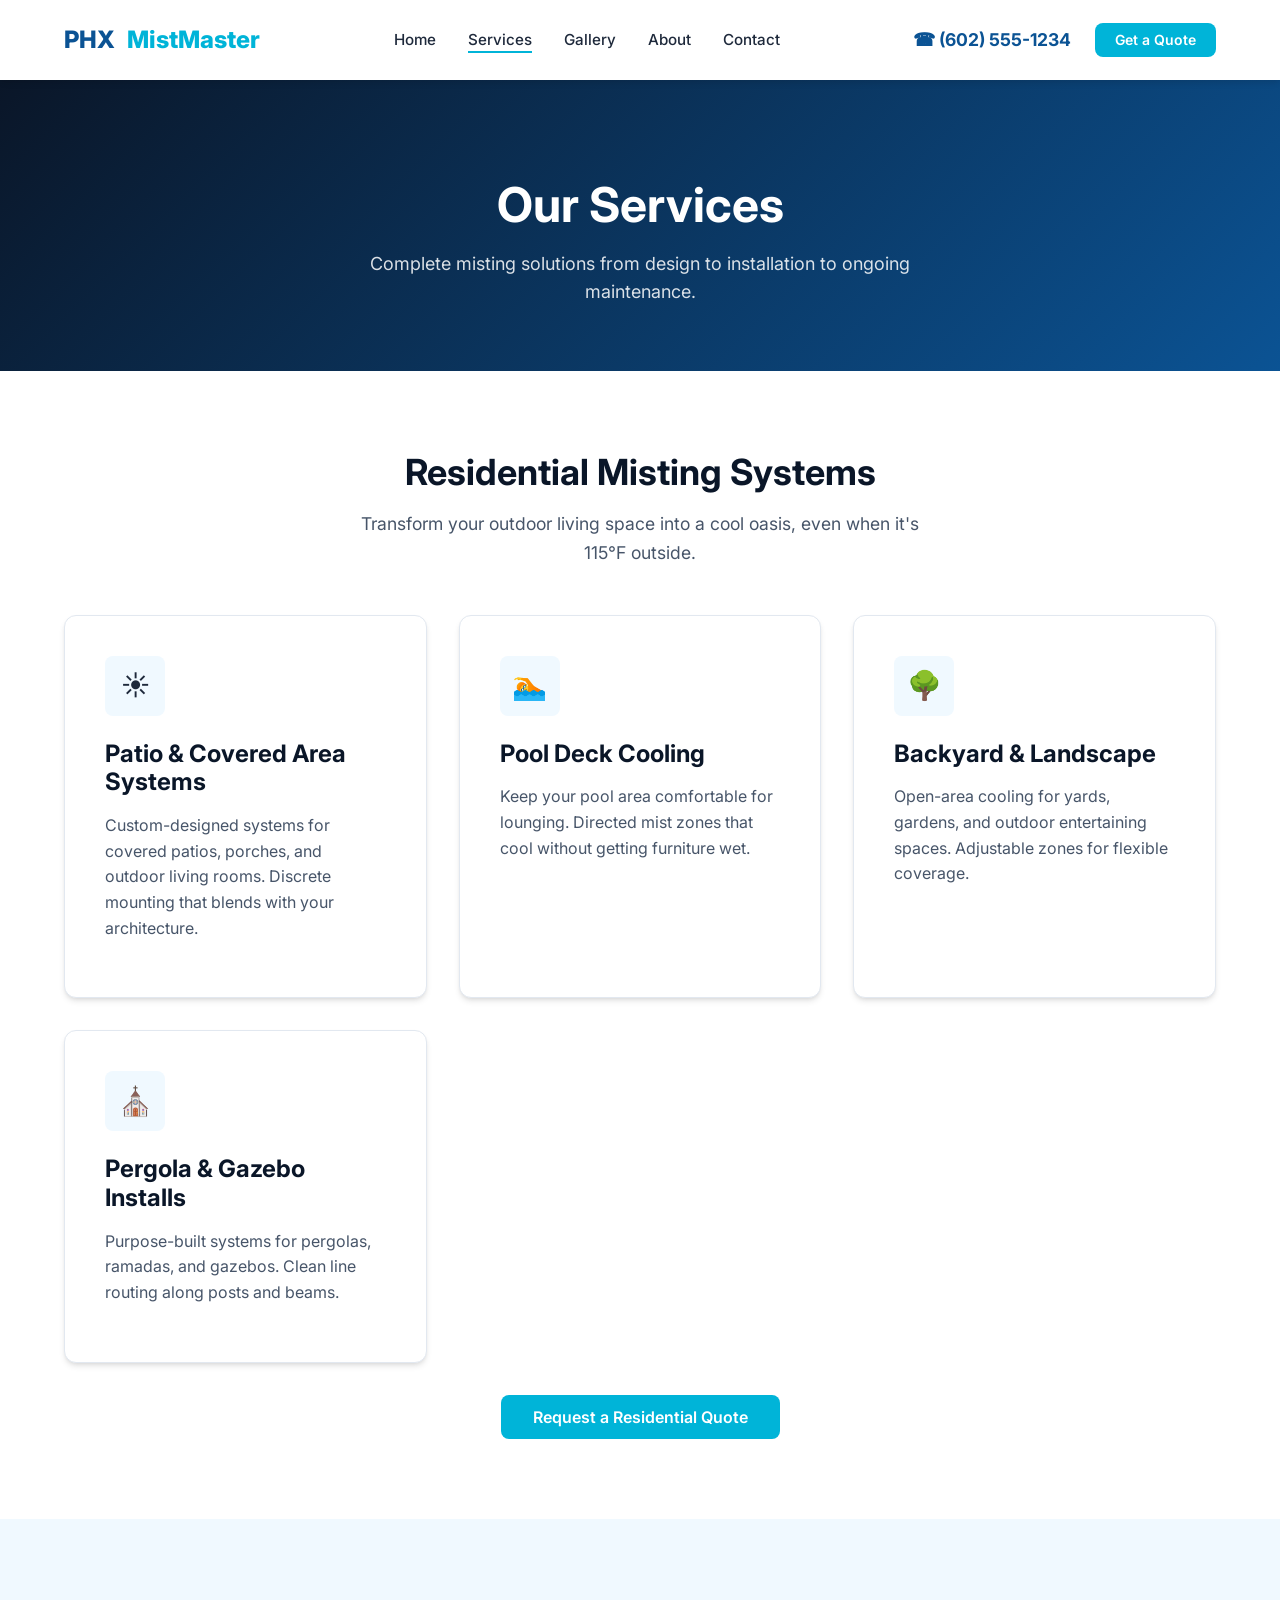
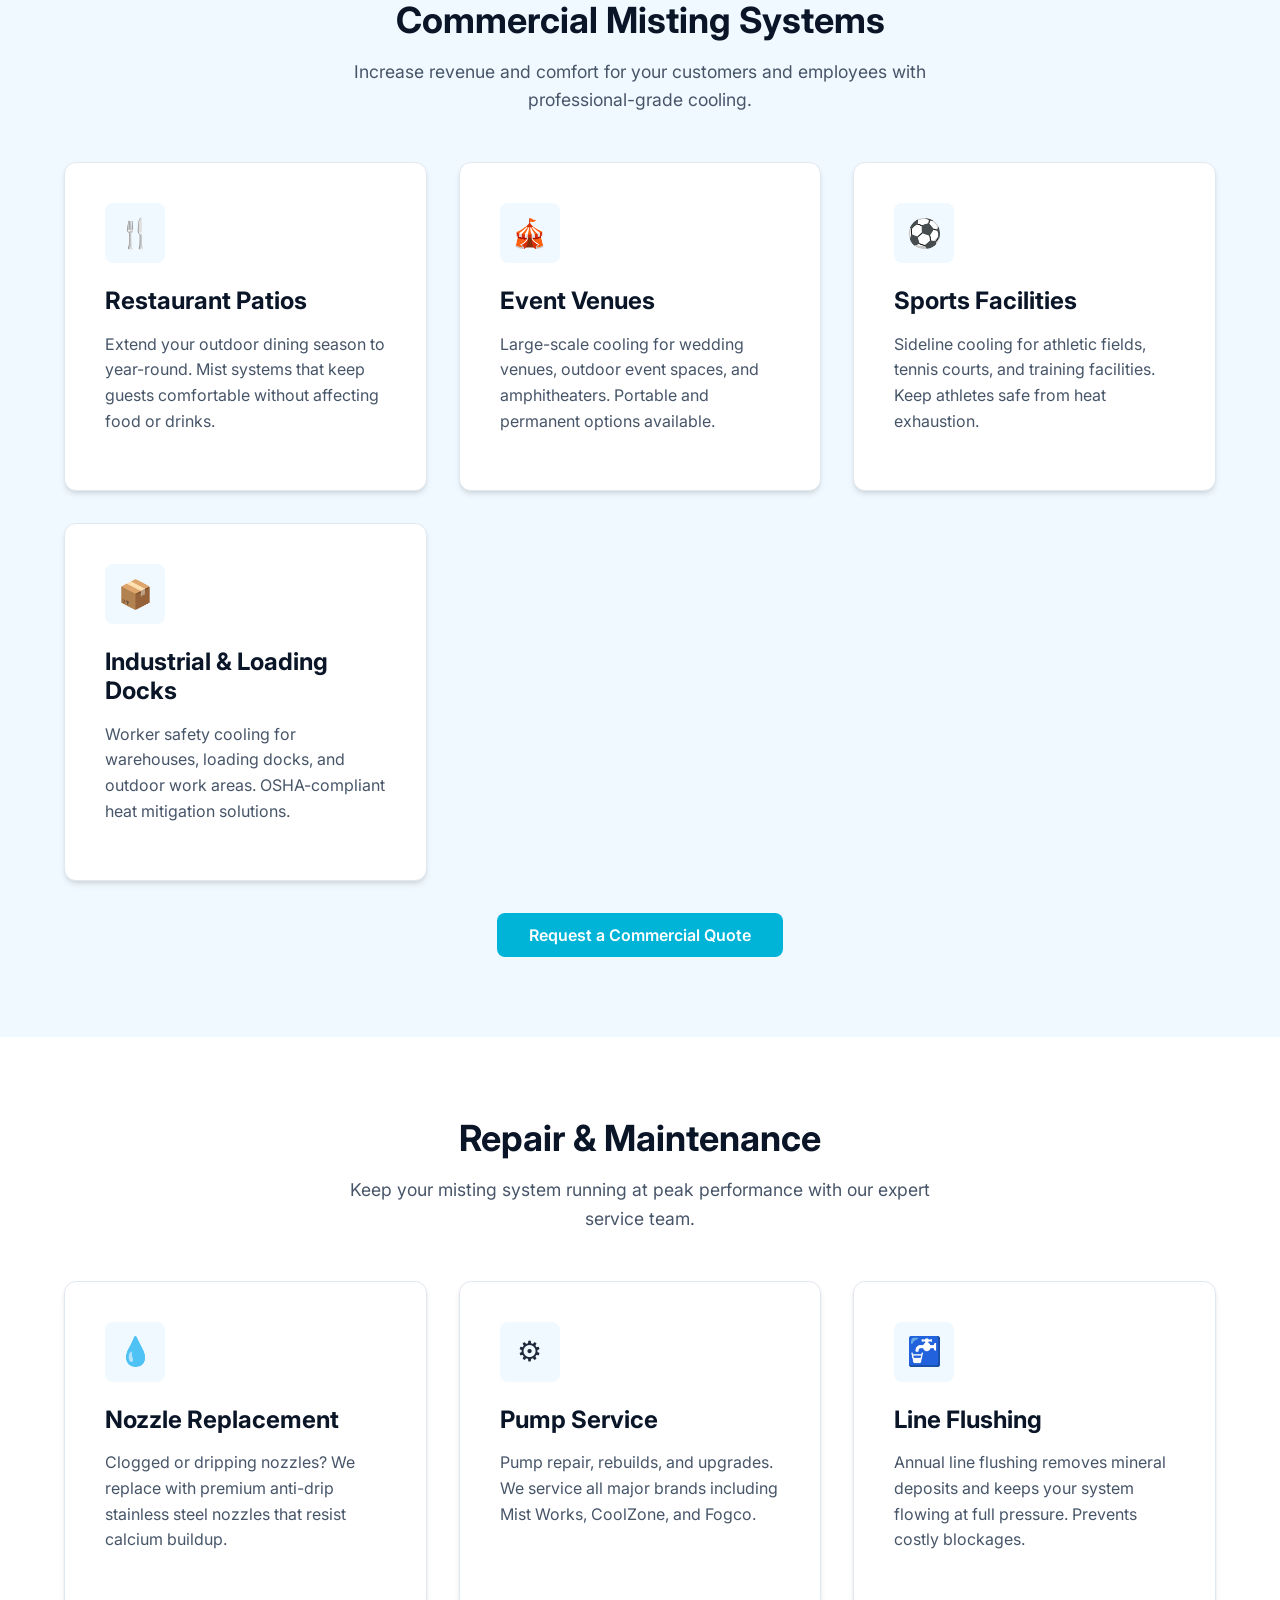
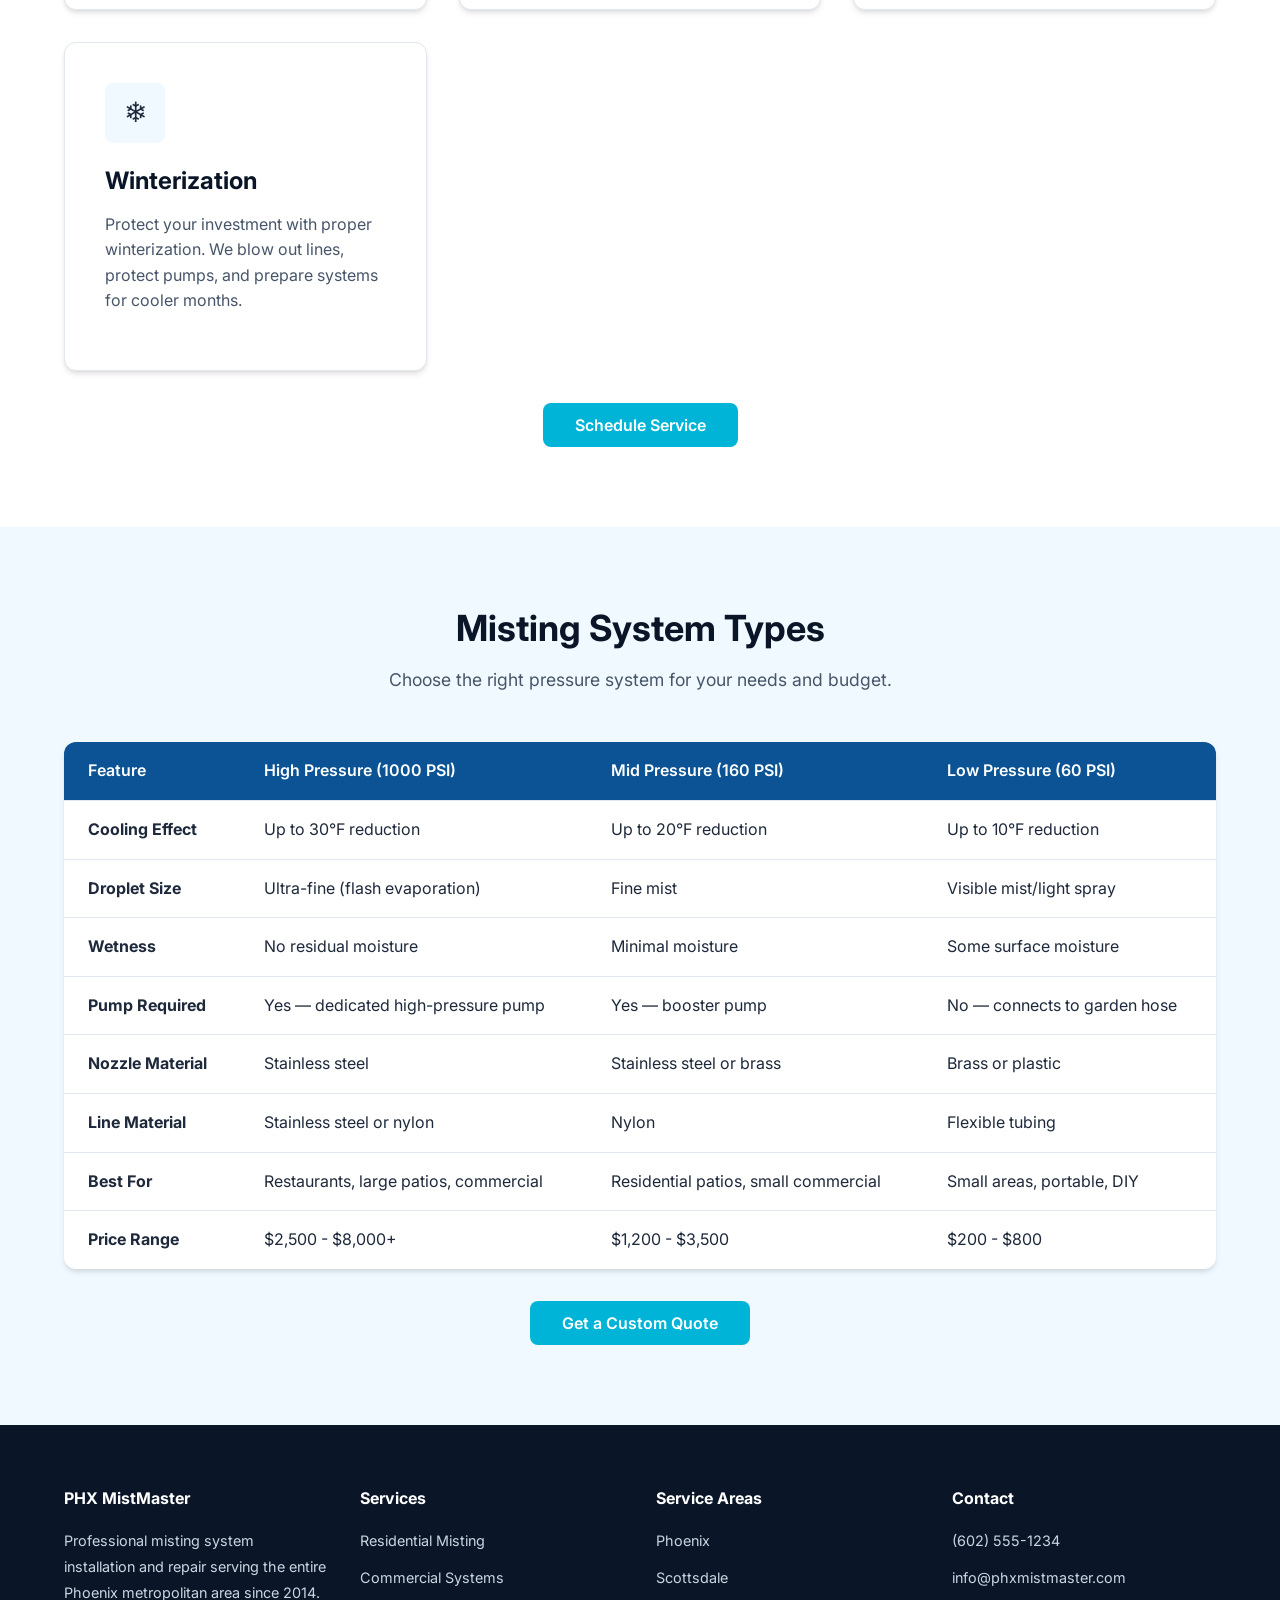
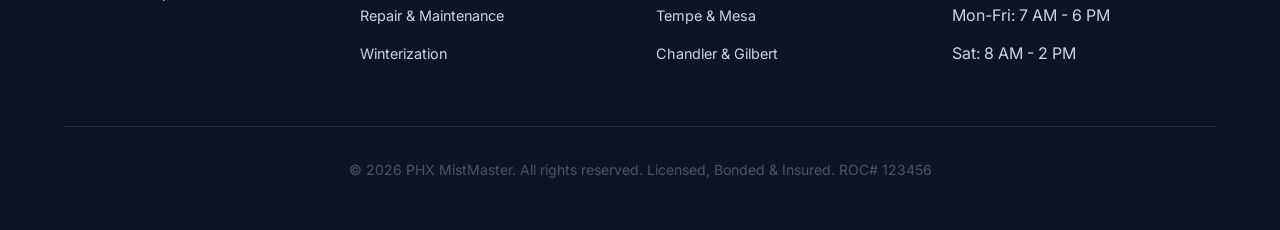
<file: services.html>
<!DOCTYPE html>
<html lang="en">
<head>
  <meta charset="UTF-8">
  <meta name="viewport" content="width=device-width, initial-scale=1.0">
  <meta name="description" content="Residential and commercial misting system services in Phoenix. High-pressure systems, repairs, maintenance, and winterization.">
  <title>Services | PHX MistMaster</title>
  <link rel="icon" type="image/svg+xml" href="images/favicon.svg">
  <meta property="og:title" content="Services | PHX MistMaster">
  <meta property="og:description" content="Residential and commercial misting system services in Phoenix. High-pressure systems, repairs, maintenance, and winterization.">
  <meta property="og:type" content="website">
  <meta property="og:url" content="https://phxmistmaster.com/services">
  <meta property="og:image" content="https://phxmistmaster.com/images/hero-bg-2.png">
  <meta name="twitter:card" content="summary_large_image">
  <link rel="preconnect" href="https://fonts.googleapis.com">
  <link rel="preconnect" href="https://fonts.gstatic.com" crossorigin>
  <link href="https://fonts.googleapis.com/css2?family=Inter:wght@400;500;600;700;800&display=swap" rel="stylesheet">
  <link rel="stylesheet" href="css/style.css">
  <link rel="stylesheet" href="css/components.css">
  <link rel="stylesheet" href="css/responsive.css">
</head>
<body>
  <a href="#main" class="skip-to-content">Skip to content</a>

  <!-- Header -->
  <header class="site-header">
    <div class="container">
      <a href="index.html" class="logo">PHX <span>MistMaster</span></a>
      <nav>
        <ul class="nav-links">
          <li><a href="index.html">Home</a></li>
          <li><a href="services.html" class="active">Services</a></li>
          <li><a href="gallery.html">Gallery</a></li>
          <li><a href="about.html">About</a></li>
          <li><a href="contact.html">Contact</a></li>
        </ul>
      </nav>
      <div class="header-cta">
        <a href="tel:+16025551234" class="header-phone">&#9742; (602) 555-1234</a>
        <a href="quote.html" class="btn btn-primary btn-sm">Get a Quote</a>
      </div>
      <button class="hamburger" aria-label="Toggle menu">
        <span></span><span></span><span></span>
      </button>
    </div>
  </header>

  <nav class="mobile-nav">
    <a href="index.html">Home</a>
    <a href="services.html">Services</a>
    <a href="gallery.html">Gallery</a>
    <a href="booking.html">Book Consultation</a>
    <a href="quote.html">Get a Quote</a>
    <a href="about.html">About</a>
    <a href="contact.html">Contact</a>
  </nav>

  <!-- Page Hero -->
  <section id="main" class="page-hero">
    <div class="container">
      <h1>Our Services</h1>
      <p>Complete misting solutions from design to installation to ongoing maintenance.</p>
    </div>
  </section>

  <!-- Residential -->
  <section id="residential">
    <div class="container">
      <div class="section-header">
        <h2>Residential Misting Systems</h2>
        <p>Transform your outdoor living space into a cool oasis, even when it's 115°F outside.</p>
      </div>
      <div class="services-grid">
        <div class="service-card">
          <div class="icon">&#9728;</div>
          <h3>Patio &amp; Covered Area Systems</h3>
          <p>Custom-designed systems for covered patios, porches, and outdoor living rooms. Discrete mounting that blends with your architecture.</p>
        </div>
        <div class="service-card">
          <div class="icon">&#127946;</div>
          <h3>Pool Deck Cooling</h3>
          <p>Keep your pool area comfortable for lounging. Directed mist zones that cool without getting furniture wet.</p>
        </div>
        <div class="service-card">
          <div class="icon">&#127795;</div>
          <h3>Backyard &amp; Landscape</h3>
          <p>Open-area cooling for yards, gardens, and outdoor entertaining spaces. Adjustable zones for flexible coverage.</p>
        </div>
        <div class="service-card">
          <div class="icon">&#9962;</div>
          <h3>Pergola &amp; Gazebo Installs</h3>
          <p>Purpose-built systems for pergolas, ramadas, and gazebos. Clean line routing along posts and beams.</p>
        </div>
      </div>
      <div style="text-align:center; margin-top:2rem;">
        <a href="quote.html" class="btn btn-primary">Request a Residential Quote</a>
      </div>
    </div>
  </section>

  <!-- Commercial -->
  <section id="commercial" style="background: var(--light-bg);">
    <div class="container">
      <div class="section-header">
        <h2>Commercial Misting Systems</h2>
        <p>Increase revenue and comfort for your customers and employees with professional-grade cooling.</p>
      </div>
      <div class="services-grid">
        <div class="service-card">
          <div class="icon">&#127860;</div>
          <h3>Restaurant Patios</h3>
          <p>Extend your outdoor dining season to year-round. Mist systems that keep guests comfortable without affecting food or drinks.</p>
        </div>
        <div class="service-card">
          <div class="icon">&#127914;</div>
          <h3>Event Venues</h3>
          <p>Large-scale cooling for wedding venues, outdoor event spaces, and amphitheaters. Portable and permanent options available.</p>
        </div>
        <div class="service-card">
          <div class="icon">&#9917;</div>
          <h3>Sports Facilities</h3>
          <p>Sideline cooling for athletic fields, tennis courts, and training facilities. Keep athletes safe from heat exhaustion.</p>
        </div>
        <div class="service-card">
          <div class="icon">&#128230;</div>
          <h3>Industrial &amp; Loading Docks</h3>
          <p>Worker safety cooling for warehouses, loading docks, and outdoor work areas. OSHA-compliant heat mitigation solutions.</p>
        </div>
      </div>
      <div style="text-align:center; margin-top:2rem;">
        <a href="quote.html" class="btn btn-primary">Request a Commercial Quote</a>
      </div>
    </div>
  </section>

  <!-- Repair & Maintenance -->
  <section id="repair">
    <div class="container">
      <div class="section-header">
        <h2>Repair &amp; Maintenance</h2>
        <p>Keep your misting system running at peak performance with our expert service team.</p>
      </div>
      <div class="services-grid">
        <div class="service-card">
          <div class="icon">&#128167;</div>
          <h3>Nozzle Replacement</h3>
          <p>Clogged or dripping nozzles? We replace with premium anti-drip stainless steel nozzles that resist calcium buildup.</p>
        </div>
        <div class="service-card">
          <div class="icon">&#9881;</div>
          <h3>Pump Service</h3>
          <p>Pump repair, rebuilds, and upgrades. We service all major brands including Mist Works, CoolZone, and Fogco.</p>
        </div>
        <div class="service-card">
          <div class="icon">&#128688;</div>
          <h3>Line Flushing</h3>
          <p>Annual line flushing removes mineral deposits and keeps your system flowing at full pressure. Prevents costly blockages.</p>
        </div>
        <div class="service-card">
          <div class="icon">&#10052;</div>
          <h3>Winterization</h3>
          <p>Protect your investment with proper winterization. We blow out lines, protect pumps, and prepare systems for cooler months.</p>
        </div>
      </div>
      <div style="text-align:center; margin-top:2rem;">
        <a href="booking.html" class="btn btn-primary">Schedule Service</a>
      </div>
    </div>
  </section>

  <!-- System Types Comparison -->
  <section style="background: var(--light-bg);">
    <div class="container">
      <div class="section-header">
        <h2>Misting System Types</h2>
        <p>Choose the right pressure system for your needs and budget.</p>
      </div>
      <table class="comparison-table">
        <thead>
          <tr>
            <th>Feature</th>
            <th>High Pressure (1000 PSI)</th>
            <th>Mid Pressure (160 PSI)</th>
            <th>Low Pressure (60 PSI)</th>
          </tr>
        </thead>
        <tbody>
          <tr>
            <td><strong>Cooling Effect</strong></td>
            <td>Up to 30°F reduction</td>
            <td>Up to 20°F reduction</td>
            <td>Up to 10°F reduction</td>
          </tr>
          <tr>
            <td><strong>Droplet Size</strong></td>
            <td>Ultra-fine (flash evaporation)</td>
            <td>Fine mist</td>
            <td>Visible mist/light spray</td>
          </tr>
          <tr>
            <td><strong>Wetness</strong></td>
            <td>No residual moisture</td>
            <td>Minimal moisture</td>
            <td>Some surface moisture</td>
          </tr>
          <tr>
            <td><strong>Pump Required</strong></td>
            <td>Yes — dedicated high-pressure pump</td>
            <td>Yes — booster pump</td>
            <td>No — connects to garden hose</td>
          </tr>
          <tr>
            <td><strong>Nozzle Material</strong></td>
            <td>Stainless steel</td>
            <td>Stainless steel or brass</td>
            <td>Brass or plastic</td>
          </tr>
          <tr>
            <td><strong>Line Material</strong></td>
            <td>Stainless steel or nylon</td>
            <td>Nylon</td>
            <td>Flexible tubing</td>
          </tr>
          <tr>
            <td><strong>Best For</strong></td>
            <td>Restaurants, large patios, commercial</td>
            <td>Residential patios, small commercial</td>
            <td>Small areas, portable, DIY</td>
          </tr>
          <tr>
            <td><strong>Price Range</strong></td>
            <td>$2,500 - $8,000+</td>
            <td>$1,200 - $3,500</td>
            <td>$200 - $800</td>
          </tr>
        </tbody>
      </table>
      <div style="text-align:center; margin-top:2rem;">
        <a href="quote.html" class="btn btn-primary">Get a Custom Quote</a>
      </div>
    </div>
  </section>

  <!-- Footer -->
  <footer class="site-footer">
    <div class="container">
      <div class="footer-grid">
        <div class="footer-col">
          <h4>PHX MistMaster</h4>
          <p>Professional misting system installation and repair serving the entire Phoenix metropolitan area since 2014.</p>
        </div>
        <div class="footer-col">
          <h4>Services</h4>
          <ul>
            <li><a href="services.html">Residential Misting</a></li>
            <li><a href="services.html">Commercial Systems</a></li>
            <li><a href="services.html">Repair &amp; Maintenance</a></li>
            <li><a href="services.html">Winterization</a></li>
          </ul>
        </div>
        <div class="footer-col">
          <h4>Service Areas</h4>
          <ul>
            <li><a href="contact.html">Phoenix</a></li>
            <li><a href="contact.html">Scottsdale</a></li>
            <li><a href="contact.html">Tempe &amp; Mesa</a></li>
            <li><a href="contact.html">Chandler &amp; Gilbert</a></li>
          </ul>
        </div>
        <div class="footer-col">
          <h4>Contact</h4>
          <ul>
            <li><a href="tel:+16025551234">(602) 555-1234</a></li>
            <li><a href="mailto:info@phxmistmaster.com">info@phxmistmaster.com</a></li>
            <li>Mon-Fri: 7 AM - 6 PM</li>
            <li>Sat: 8 AM - 2 PM</li>
          </ul>
        </div>
      </div>
      <div class="footer-bottom">
        <p>&copy; 2026 PHX MistMaster. All rights reserved. Licensed, Bonded &amp; Insured. ROC# 123456</p>
      </div>
    </div>
  </footer>

  <script src="js/main.js"></script>
</body>
</html>
</file>
<file: css/style.css>
/* PHX MistMaster — Main Styles */
:root {
  --primary: #0B5394;
  --accent: #00B4D8;
  --light-bg: #F0F9FF;
  --dark-bg: #0A1628;
  --text: #1E293B;
  --success: #0891B2;
  --white: #FFFFFF;
  --gray-100: #F1F5F9;
  --gray-200: #E2E8F0;
  --gray-300: #CBD5E1;
  --gray-600: #475569;
  --shadow: 0 4px 6px -1px rgba(0,0,0,0.1), 0 2px 4px -2px rgba(0,0,0,0.1);
  --shadow-lg: 0 10px 15px -3px rgba(0,0,0,0.1), 0 4px 6px -4px rgba(0,0,0,0.1);
  --radius: 8px;
  --radius-lg: 12px;
  --transition: 0.3s ease;
  --max-width: 1200px;
  --header-height: 80px;
}

*, *::before, *::after {
  box-sizing: border-box;
  margin: 0;
  padding: 0;
}

html {
  scroll-behavior: smooth;
  font-size: 16px;
}

body {
  font-family: 'Inter', -apple-system, BlinkMacSystemFont, 'Segoe UI', Roboto, sans-serif;
  color: var(--text);
  line-height: 1.6;
  background: var(--white);
  overflow-x: hidden;
}

img {
  max-width: 100%;
  height: auto;
  display: block;
}

a {
  color: var(--primary);
  text-decoration: none;
  transition: color var(--transition);
}

a:hover {
  color: var(--accent);
}

h1, h2, h3, h4, h5, h6 {
  line-height: 1.2;
  font-weight: 700;
  color: var(--dark-bg);
}

h1 { font-size: 3rem; }
h2 { font-size: 2.25rem; }
h3 { font-size: 1.5rem; }
h4 { font-size: 1.25rem; }

p { margin-bottom: 1rem; }

.container {
  max-width: var(--max-width);
  margin: 0 auto;
  padding: 0 1.5rem;
}

section {
  padding: 5rem 0;
}

/* Skip to Content */
.skip-to-content {
  position: absolute;
  left: -9999px;
  top: 0;
  z-index: 9999;
  padding: 0.75rem 1.5rem;
  background: var(--accent);
  color: var(--white);
  font-weight: 600;
  border-radius: 0 0 var(--radius) var(--radius);
}

.skip-to-content:focus {
  left: 50%;
  transform: translateX(-50%);
  color: var(--white);
}

/* Header */
.site-header {
  position: fixed;
  top: 0;
  left: 0;
  right: 0;
  height: var(--header-height);
  background: var(--white);
  box-shadow: var(--shadow);
  z-index: 1000;
  transition: background var(--transition), box-shadow var(--transition);
}

.site-header .container {
  display: flex;
  align-items: center;
  justify-content: space-between;
  height: 100%;
}

.logo {
  display: flex;
  align-items: center;
  gap: 0.75rem;
  font-size: 1.5rem;
  font-weight: 800;
  color: var(--primary);
}

.logo span {
  color: var(--accent);
}

.nav-links {
  display: flex;
  align-items: center;
  gap: 2rem;
  list-style: none;
}

.nav-links a {
  color: var(--text);
  font-weight: 500;
  font-size: 0.95rem;
  position: relative;
}

.nav-links a::after {
  content: '';
  position: absolute;
  bottom: -4px;
  left: 0;
  width: 0;
  height: 2px;
  background: var(--accent);
  transition: width var(--transition);
}

.nav-links a:hover::after,
.nav-links a.active::after {
  width: 100%;
}

.header-phone {
  display: flex;
  align-items: center;
  gap: 0.5rem;
  font-weight: 700;
  color: var(--primary);
  font-size: 1.1rem;
}

.header-cta {
  display: flex;
  align-items: center;
  gap: 1.5rem;
}

.hamburger {
  display: none;
  flex-direction: column;
  gap: 5px;
  cursor: pointer;
  padding: 0.5rem;
  background: none;
  border: none;
}

.hamburger span {
  width: 25px;
  height: 3px;
  background: var(--text);
  border-radius: 2px;
  transition: var(--transition);
}

/* Mobile Nav */
.mobile-nav {
  display: none;
  position: fixed;
  top: var(--header-height);
  left: 0;
  right: 0;
  bottom: 0;
  background: var(--white);
  padding: 2rem;
  z-index: 999;
  flex-direction: column;
  gap: 1.5rem;
}

.mobile-nav.open {
  display: flex;
}

.mobile-nav a {
  font-size: 1.25rem;
  font-weight: 500;
  color: var(--text);
  padding: 0.75rem 0;
  border-bottom: 1px solid var(--gray-200);
}

/* Hero Section */
.hero {
  position: relative;
  min-height: 90vh;
  display: flex;
  align-items: center;
  justify-content: center;
  background: linear-gradient(135deg, var(--dark-bg) 0%, var(--primary) 100%);
  margin-top: var(--header-height);
  overflow: hidden;
}

.hero-bg {
  position: absolute;
  inset: 0;
  background-size: cover;
  background-position: right bottom;
  opacity: 0.7;
}

.hero-content {
  position: relative;
  text-align: center;
  color: var(--white);
  max-width: 800px;
  padding: 2rem;
}

.hero-content h1 {
  font-size: 3.5rem;
  color: var(--white);
  margin-bottom: 1.5rem;
  text-shadow: 0 2px 4px rgba(0,0,0,0.3);
}

.hero-content p {
  font-size: 1.25rem;
  opacity: 0.9;
  margin-bottom: 2rem;
}

.hero-cta {
  display: flex;
  gap: 1rem;
  justify-content: center;
  flex-wrap: wrap;
}

/* Stats Bar */
.stats-bar {
  background: var(--primary);
  padding: 3rem 0;
}

.stats-grid {
  display: grid;
  grid-template-columns: repeat(3, 1fr);
  gap: 2rem;
  text-align: center;
  color: var(--white);
}

.stat-item h3 {
  font-size: 2.5rem;
  color: var(--accent);
  margin-bottom: 0.5rem;
}

.stat-item p {
  font-size: 1rem;
  opacity: 0.9;
}

/* Services Cards */
.services-grid {
  display: grid;
  grid-template-columns: repeat(auto-fit, minmax(320px, 1fr));
  gap: 2rem;
}

.service-card {
  background: var(--white);
  border-radius: var(--radius-lg);
  padding: 2.5rem;
  box-shadow: var(--shadow);
  transition: transform var(--transition), box-shadow var(--transition);
  border: 1px solid var(--gray-200);
}

.service-card:hover {
  transform: translateY(-4px);
  box-shadow: var(--shadow-lg);
}

.service-card .icon {
  width: 60px;
  height: 60px;
  background: var(--light-bg);
  border-radius: var(--radius);
  display: flex;
  align-items: center;
  justify-content: center;
  margin-bottom: 1.5rem;
  font-size: 1.75rem;
}

.service-card h3 {
  margin-bottom: 1rem;
}

.service-card p {
  color: var(--gray-600);
}

/* Process Steps */
.process-grid {
  display: grid;
  grid-template-columns: repeat(3, 1fr);
  gap: 3rem;
  text-align: center;
  position: relative;
}

.process-grid::before {
  content: '';
  position: absolute;
  top: 40px;
  left: 20%;
  right: 20%;
  height: 2px;
  background: var(--accent);
  opacity: 0.3;
}

.process-step {
  position: relative;
}

.process-step .step-number {
  width: 80px;
  height: 80px;
  border-radius: 50%;
  background: var(--accent);
  color: var(--white);
  font-size: 1.75rem;
  font-weight: 800;
  display: flex;
  align-items: center;
  justify-content: center;
  margin: 0 auto 1.5rem;
  position: relative;
  z-index: 1;
}

.process-step h3 {
  margin-bottom: 0.75rem;
}

.process-step p {
  color: var(--gray-600);
}

/* Testimonials */
.testimonials {
  background: var(--light-bg);
}

.testimonial-grid {
  display: grid;
  grid-template-columns: repeat(auto-fit, minmax(300px, 1fr));
  gap: 2rem;
}

.testimonial-card {
  background: var(--white);
  padding: 2rem;
  border-radius: var(--radius-lg);
  box-shadow: var(--shadow);
}

.testimonial-card .stars {
  color: #F59E0B;
  font-size: 1.25rem;
  margin-bottom: 1rem;
}

.testimonial-card blockquote {
  font-style: italic;
  color: var(--gray-600);
  margin-bottom: 1.5rem;
  line-height: 1.7;
}

.testimonial-card .author {
  font-weight: 600;
  color: var(--text);
}

.testimonial-card .location {
  font-size: 0.875rem;
  color: var(--gray-600);
}

/* CTA Banner */
.cta-banner {
  background: linear-gradient(135deg, var(--primary) 0%, var(--accent) 100%);
  padding: 4rem 0;
  text-align: center;
  color: var(--white);
}

.cta-banner h2 {
  color: var(--white);
  margin-bottom: 1rem;
}

.cta-banner p {
  font-size: 1.125rem;
  opacity: 0.9;
  margin-bottom: 2rem;
}

/* Footer */
.site-footer {
  background: var(--dark-bg);
  color: var(--gray-300);
  padding: 4rem 0 2rem;
}

.footer-grid {
  display: grid;
  grid-template-columns: repeat(4, 1fr);
  gap: 2rem;
  margin-bottom: 3rem;
}

.footer-col h4 {
  color: var(--white);
  margin-bottom: 1.25rem;
  font-size: 1rem;
}

.footer-col ul {
  list-style: none;
}

.footer-col ul li {
  margin-bottom: 0.75rem;
}

.footer-col ul li a {
  color: var(--gray-300);
  font-size: 0.9rem;
}

.footer-col ul li a:hover {
  color: var(--accent);
}

.footer-col p {
  font-size: 0.9rem;
  line-height: 1.8;
}

.footer-bottom {
  border-top: 1px solid rgba(255,255,255,0.1);
  padding-top: 2rem;
  text-align: center;
  font-size: 0.875rem;
  color: var(--gray-600);
}

/* Page Hero (inner pages) */
.page-hero {
  background: linear-gradient(135deg, var(--dark-bg) 0%, var(--primary) 100%);
  padding: 6rem 0 4rem;
  margin-top: var(--header-height);
  text-align: center;
  color: var(--white);
}

.page-hero h1 {
  color: var(--white);
  margin-bottom: 1rem;
}

.page-hero p {
  font-size: 1.125rem;
  opacity: 0.85;
  max-width: 600px;
  margin: 0 auto;
}

/* Section Headers */
.section-header {
  text-align: center;
  margin-bottom: 3rem;
}

.section-header h2 {
  margin-bottom: 1rem;
}

.section-header p {
  color: var(--gray-600);
  max-width: 600px;
  margin: 0 auto;
  font-size: 1.1rem;
}

/* Comparison Table */
.comparison-table {
  width: 100%;
  border-collapse: collapse;
  margin: 2rem 0;
  background: var(--white);
  border-radius: var(--radius-lg);
  overflow: hidden;
  box-shadow: var(--shadow);
}

.comparison-table th,
.comparison-table td {
  padding: 1rem 1.5rem;
  text-align: left;
  border-bottom: 1px solid var(--gray-200);
}

.comparison-table th {
  background: var(--primary);
  color: var(--white);
  font-weight: 600;
}

.comparison-table tr:last-child td {
  border-bottom: none;
}

.comparison-table tr:hover td {
  background: var(--light-bg);
}

/* Gallery */
.gallery-filters {
  display: flex;
  gap: 1rem;
  justify-content: center;
  margin-bottom: 2rem;
  flex-wrap: wrap;
}

.filter-btn {
  padding: 0.5rem 1.5rem;
  border: 2px solid var(--gray-200);
  border-radius: 50px;
  background: var(--white);
  cursor: pointer;
  font-weight: 500;
  transition: var(--transition);
}

.filter-btn:hover,
.filter-btn.active {
  border-color: var(--accent);
  background: var(--accent);
  color: var(--white);
}

.gallery-grid {
  display: grid;
  grid-template-columns: repeat(auto-fill, minmax(300px, 1fr));
  gap: 1.5rem;
}

.gallery-item {
  position: relative;
  border-radius: var(--radius-lg);
  overflow: hidden;
  cursor: pointer;
  aspect-ratio: 4/3;
  background: var(--gray-200);
}

.gallery-item img {
  width: 100%;
  height: 100%;
  object-fit: cover;
  transition: transform var(--transition);
}

.gallery-item:hover img {
  transform: scale(1.05);
}

.gallery-item .overlay {
  position: absolute;
  inset: 0;
  background: linear-gradient(to top, rgba(0,0,0,0.7), transparent);
  opacity: 0;
  transition: opacity var(--transition);
  display: flex;
  align-items: flex-end;
  padding: 1.5rem;
  color: var(--white);
}

.gallery-item:hover .overlay {
  opacity: 1;
}

/* Lightbox */
.lightbox {
  display: none;
  position: fixed;
  inset: 0;
  background: rgba(0,0,0,0.9);
  z-index: 2000;
  align-items: center;
  justify-content: center;
  padding: 2rem;
}

.lightbox.open {
  display: flex;
}

.lightbox img {
  max-width: 90%;
  max-height: 80vh;
  border-radius: var(--radius);
}

.lightbox-close {
  position: absolute;
  top: 2rem;
  right: 2rem;
  color: var(--white);
  font-size: 2rem;
  cursor: pointer;
  background: none;
  border: none;
  width: 40px;
  height: 40px;
}

.lightbox-caption {
  position: absolute;
  bottom: 2rem;
  left: 50%;
  transform: translateX(-50%);
  color: var(--white);
  text-align: center;
}

/* About Page */
.about-content {
  display: grid;
  grid-template-columns: 1fr 1fr;
  gap: 4rem;
  align-items: center;
}

.about-image {
  border-radius: var(--radius-lg);
  overflow: hidden;
  background: var(--gray-200);
  aspect-ratio: 4/3;
}

.trust-badges {
  display: grid;
  grid-template-columns: repeat(auto-fit, minmax(200px, 1fr));
  gap: 1.5rem;
  margin-top: 3rem;
}

.badge {
  display: flex;
  align-items: center;
  gap: 1rem;
  padding: 1.5rem;
  background: var(--light-bg);
  border-radius: var(--radius);
  border: 1px solid var(--gray-200);
}

.badge .badge-icon {
  width: 48px;
  height: 48px;
  background: var(--accent);
  border-radius: 50%;
  display: flex;
  align-items: center;
  justify-content: center;
  color: var(--white);
  font-size: 1.25rem;
  flex-shrink: 0;
}

/* Contact */
.contact-grid {
  display: grid;
  grid-template-columns: 1fr 1fr;
  gap: 4rem;
}

.contact-info-item {
  display: flex;
  gap: 1rem;
  margin-bottom: 2rem;
}

.contact-info-item .icon-circle {
  width: 48px;
  height: 48px;
  border-radius: 50%;
  background: var(--light-bg);
  display: flex;
  align-items: center;
  justify-content: center;
  color: var(--accent);
  font-size: 1.25rem;
  flex-shrink: 0;
}

.map-embed {
  border-radius: var(--radius-lg);
  overflow: hidden;
  margin-top: 3rem;
  height: 400px;
  background: var(--gray-200);
}

.map-embed iframe {
  width: 100%;
  height: 100%;
  border: 0;
}

/* Service Areas */
.service-areas {
  display: grid;
  grid-template-columns: repeat(auto-fill, minmax(150px, 1fr));
  gap: 0.75rem;
  margin-top: 1.5rem;
}

.service-areas .area-tag {
  padding: 0.5rem 1rem;
  background: var(--light-bg);
  border-radius: 50px;
  text-align: center;
  font-size: 0.9rem;
  border: 1px solid var(--gray-200);
}

/* Why Choose Us */
.features-grid {
  display: grid;
  grid-template-columns: repeat(auto-fit, minmax(250px, 1fr));
  gap: 2rem;
}

.feature-item {
  text-align: center;
  padding: 2rem;
}

.feature-item .feature-icon {
  width: 70px;
  height: 70px;
  border-radius: 50%;
  background: var(--light-bg);
  display: flex;
  align-items: center;
  justify-content: center;
  margin: 0 auto 1.25rem;
  font-size: 1.75rem;
  color: var(--accent);
}

.feature-item h4 {
  margin-bottom: 0.75rem;
}

.feature-item p {
  color: var(--gray-600);
  font-size: 0.95rem;
}
</file>
<file: css/components.css>
/* PHX MistMaster — Reusable Components */

/* Buttons */
.btn {
  display: inline-flex;
  align-items: center;
  justify-content: center;
  gap: 0.5rem;
  padding: 0.875rem 2rem;
  font-size: 1rem;
  font-weight: 600;
  border-radius: var(--radius);
  border: none;
  cursor: pointer;
  transition: all var(--transition);
  text-decoration: none;
  line-height: 1;
}

.btn-primary {
  background: var(--accent);
  color: var(--white);
}

.btn-primary:hover {
  background: var(--success);
  color: var(--white);
  transform: translateY(-2px);
  box-shadow: 0 4px 12px rgba(0, 180, 216, 0.4);
}

.btn-secondary {
  background: transparent;
  color: var(--white);
  border: 2px solid var(--white);
}

.btn-secondary:hover {
  background: var(--white);
  color: var(--primary);
}

.btn-outline {
  background: transparent;
  color: var(--primary);
  border: 2px solid var(--primary);
}

.btn-outline:hover {
  background: var(--primary);
  color: var(--white);
}

.btn:focus-visible,
.filter-btn:focus-visible,
.calendar-nav button:focus-visible {
  outline: 2px solid var(--accent);
  outline-offset: 2px;
}

.btn-sm {
  padding: 0.625rem 1.25rem;
  font-size: 0.875rem;
}

.btn-lg {
  padding: 1.125rem 2.5rem;
  font-size: 1.125rem;
}

/* Forms */
.form-group {
  margin-bottom: 1.5rem;
}

.form-group label {
  display: block;
  font-weight: 500;
  margin-bottom: 0.5rem;
  color: var(--text);
}

.form-group .required {
  color: #EF4444;
}

.form-control {
  width: 100%;
  padding: 0.875rem 1rem;
  border: 2px solid var(--gray-200);
  border-radius: var(--radius);
  font-size: 1rem;
  font-family: inherit;
  transition: border-color var(--transition);
  background: var(--white);
}

.form-control:focus {
  outline: none;
  border-color: var(--accent);
  box-shadow: 0 0 0 3px rgba(0, 180, 216, 0.1);
}

.form-control::placeholder {
  color: var(--gray-300);
}

textarea.form-control {
  min-height: 120px;
  resize: vertical;
}

select.form-control {
  appearance: none;
  background-image: url("data:image/svg+xml,%3Csvg xmlns='http://www.w3.org/2000/svg' width='12' height='12' fill='%23475569' viewBox='0 0 16 16'%3E%3Cpath d='M8 11L3 6h10l-5 5z'/%3E%3C/svg%3E");
  background-repeat: no-repeat;
  background-position: right 1rem center;
  padding-right: 2.5rem;
}

.form-error {
  color: #EF4444;
  font-size: 0.85rem;
  margin-top: 0.25rem;
  display: none;
}

.form-group.error .form-control {
  border-color: #EF4444;
}

.form-group.error .form-error {
  display: block;
}

/* Multi-step Form */
.form-steps {
  display: flex;
  justify-content: center;
  margin-bottom: 3rem;
  gap: 0;
}

.form-step-indicator {
  display: flex;
  align-items: center;
  gap: 0.5rem;
}

.form-step-indicator .step-dot {
  width: 36px;
  height: 36px;
  border-radius: 50%;
  background: var(--gray-200);
  display: flex;
  align-items: center;
  justify-content: center;
  font-weight: 600;
  font-size: 0.875rem;
  color: var(--gray-600);
  transition: var(--transition);
}

.form-step-indicator.active .step-dot,
.form-step-indicator.completed .step-dot {
  background: var(--accent);
  color: var(--white);
}

.form-step-indicator .step-line {
  width: 60px;
  height: 2px;
  background: var(--gray-200);
  margin: 0 0.5rem;
}

.form-step-indicator.completed .step-line {
  background: var(--accent);
}

.form-panel {
  display: none;
}

.form-panel.active {
  display: block;
  animation: fadeIn 0.3s ease;
}

@keyframes fadeIn {
  from { opacity: 0; transform: translateY(10px); }
  to { opacity: 1; transform: translateY(0); }
}

.form-nav {
  display: flex;
  justify-content: space-between;
  margin-top: 2rem;
  padding-top: 2rem;
  border-top: 1px solid var(--gray-200);
}

/* Calendar Widget */
.calendar-widget {
  background: var(--white);
  border-radius: var(--radius-lg);
  box-shadow: var(--shadow);
  padding: 2rem;
  max-width: 500px;
}

.calendar-header {
  display: flex;
  justify-content: space-between;
  align-items: center;
  margin-bottom: 1.5rem;
}

.calendar-header h3 {
  font-size: 1.1rem;
}

.calendar-nav {
  display: flex;
  gap: 0.5rem;
}

.calendar-nav button {
  width: 36px;
  height: 36px;
  border-radius: 50%;
  border: 1px solid var(--gray-200);
  background: var(--white);
  cursor: pointer;
  display: flex;
  align-items: center;
  justify-content: center;
  font-size: 1.25rem;
  transition: var(--transition);
}

.calendar-nav button:hover {
  background: var(--light-bg);
  border-color: var(--accent);
}

.calendar-grid {
  display: grid;
  grid-template-columns: repeat(7, 1fr);
  gap: 4px;
  text-align: center;
}

.calendar-grid .day-header {
  font-weight: 600;
  font-size: 0.8rem;
  color: var(--gray-600);
  padding: 0.5rem;
}

.calendar-grid .day {
  padding: 0.75rem 0.5rem;
  border-radius: var(--radius);
  cursor: pointer;
  transition: var(--transition);
  font-size: 0.9rem;
}

.calendar-grid .day:hover {
  background: var(--light-bg);
}

.calendar-grid .day.selected {
  background: var(--accent);
  color: var(--white);
  font-weight: 600;
}

.calendar-grid .day.disabled {
  color: var(--gray-300);
  cursor: not-allowed;
}

.calendar-grid .day.today {
  border: 2px solid var(--accent);
}

/* Time Slots */
.time-slots {
  display: grid;
  grid-template-columns: repeat(3, 1fr);
  gap: 0.75rem;
  margin-top: 1.5rem;
}

.time-slot {
  padding: 0.75rem;
  text-align: center;
  border: 2px solid var(--gray-200);
  border-radius: var(--radius);
  cursor: pointer;
  font-weight: 500;
  font-size: 0.9rem;
  transition: var(--transition);
}

.time-slot:hover {
  border-color: var(--accent);
  background: var(--light-bg);
}

.time-slot.selected {
  border-color: var(--accent);
  background: var(--accent);
  color: var(--white);
}

/* Cards */
.card {
  background: var(--white);
  border-radius: var(--radius-lg);
  padding: 2rem;
  box-shadow: var(--shadow);
  border: 1px solid var(--gray-200);
}

/* Alerts */
.alert {
  padding: 1rem 1.5rem;
  border-radius: var(--radius);
  margin-bottom: 1.5rem;
  font-size: 0.95rem;
}

.alert-success {
  background: #ECFDF5;
  border: 1px solid #6EE7B7;
  color: #065F46;
}

.alert-error {
  background: #FEF2F2;
  border: 1px solid #FCA5A5;
  color: #991B1B;
}

/* File Upload */
.file-upload {
  border: 2px dashed var(--gray-300);
  border-radius: var(--radius);
  padding: 2rem;
  text-align: center;
  cursor: pointer;
  transition: var(--transition);
}

.file-upload:hover {
  border-color: var(--accent);
  background: var(--light-bg);
}

.file-upload input[type="file"] {
  display: none;
}

.file-upload p {
  color: var(--gray-600);
  margin: 0;
}

.file-upload .upload-icon {
  font-size: 2rem;
  margin-bottom: 0.5rem;
}

/* Booking Form Layout */
.booking-layout {
  display: grid;
  grid-template-columns: 1fr 1fr;
  gap: 3rem;
  align-items: start;
}

/* Success Message */
.success-message {
  text-align: center;
  padding: 3rem;
}

.success-message .checkmark {
  width: 80px;
  height: 80px;
  border-radius: 50%;
  background: #ECFDF5;
  display: flex;
  align-items: center;
  justify-content: center;
  margin: 0 auto 1.5rem;
  font-size: 2rem;
  color: #059669;
}
</file>
<file: css/responsive.css>
/* PHX MistMaster — Responsive Styles */

@media (max-width: 1024px) {
  .footer-grid {
    grid-template-columns: repeat(2, 1fr);
  }

  .about-content {
    grid-template-columns: 1fr;
    gap: 2rem;
  }

  .contact-grid {
    grid-template-columns: 1fr;
    gap: 2rem;
  }

  .booking-layout {
    grid-template-columns: 1fr;
  }
}

@media (max-width: 768px) {
  :root {
    --header-height: 70px;
  }

  h1 { font-size: 2.25rem; }
  h2 { font-size: 1.75rem; }
  h3 { font-size: 1.25rem; }

  section {
    padding: 3.5rem 0;
  }

  .nav-links {
    display: none;
  }

  .header-phone {
    display: none;
  }

  .hamburger {
    display: flex;
  }

  .hero {
    min-height: 70vh;
  }

  .hero-content h1 {
    font-size: 2.5rem;
  }

  .hero-content p {
    font-size: 1.1rem;
  }

  .stats-grid {
    grid-template-columns: 1fr;
    gap: 1.5rem;
  }

  .stat-item h3 {
    font-size: 2rem;
  }

  .services-grid {
    grid-template-columns: 1fr;
  }

  .process-grid {
    grid-template-columns: 1fr;
    gap: 2rem;
  }

  .process-grid::before {
    display: none;
  }

  .testimonial-grid {
    grid-template-columns: 1fr;
  }

  .footer-grid {
    grid-template-columns: 1fr;
    gap: 2rem;
  }

  .gallery-grid {
    grid-template-columns: 1fr;
  }

  .time-slots {
    grid-template-columns: repeat(2, 1fr);
  }

  .form-steps {
    flex-wrap: wrap;
  }

  .form-step-indicator .step-line {
    width: 30px;
  }

  .comparison-table {
    font-size: 0.85rem;
  }

  .comparison-table th,
  .comparison-table td {
    padding: 0.75rem;
  }

  .features-grid {
    grid-template-columns: 1fr;
  }

  .trust-badges {
    grid-template-columns: 1fr;
  }

  .hero-cta {
    flex-direction: column;
    align-items: center;
  }

  .page-hero {
    padding: 4rem 0 3rem;
  }

  .btn-lg {
    padding: 1rem 2rem;
    font-size: 1rem;
  }
}

@media (max-width: 480px) {
  .container {
    padding: 0 1rem;
  }

  .hero-content h1 {
    font-size: 2rem;
  }

  .service-card {
    padding: 1.5rem;
  }

  .calendar-widget {
    padding: 1.25rem;
  }

  .time-slots {
    grid-template-columns: repeat(2, 1fr);
  }

  .gallery-grid {
    grid-template-columns: 1fr;
  }

  .service-areas {
    grid-template-columns: repeat(2, 1fr);
  }
}
</file>
